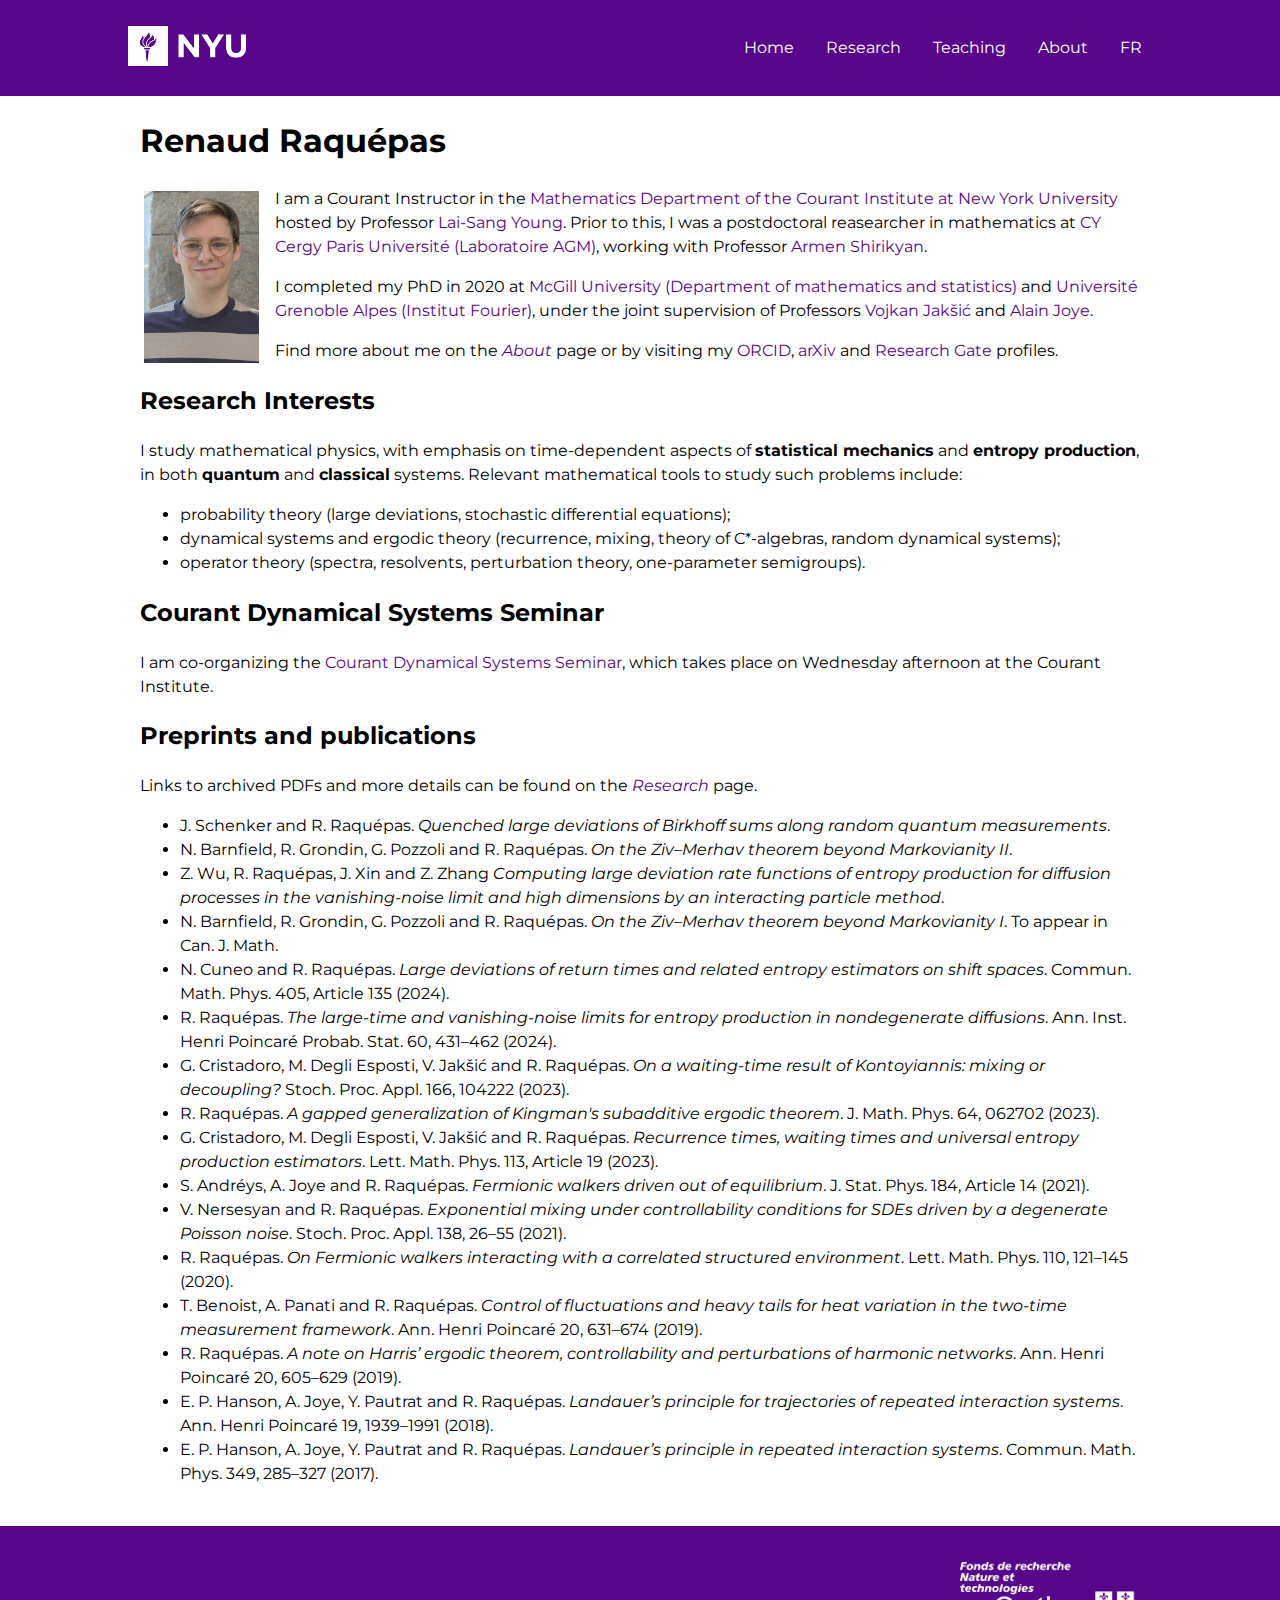
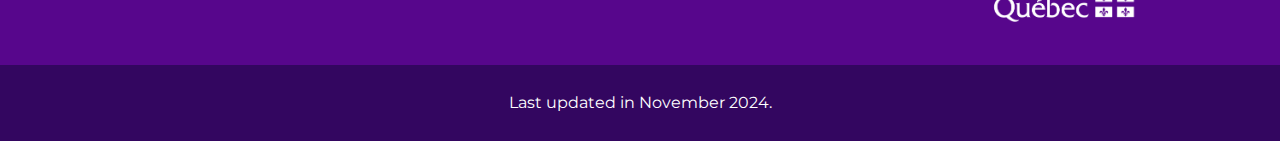
<file: index.html>
<!DOCTYPE html>
<html>
<!-- <link rel="stylesheet" href="https://maxcdn.bootstrapcdn.com/bootstrap/3.4.1/css/bootstrap.min.css"> -->
<link rel="stylesheet" type="text/css" href="perso.css">
<meta charset="UTF-8">

<head>
  <title>Renaud Raquépas</title>
  <link rel="icon" type="image/png" href="nyu-icon.png">
  <meta name="keywords" content="Raquepas, mathematics, mathematical, physics">
  <meta name="author" content="Renaud Raquepas">
</head>

<body>
<div class=outerhead>
<div class=head>
      <img src="nyu.png" style="height:40px;padding:0px;float:left" alt="NYU short logo with torch.">
      <p style="text-align:right;padding:10px;background-color:rgb(87, 6, 140)">
        &emsp;
        <a href="index.html">Home</a>
        &emsp;&ensp;
        <a href="publi.html">Research</a>
        &emsp;&ensp;
        <a href="teaching.html">Teaching</a>
        &emsp;&ensp;
        <a href="about.html">About</a>
        &emsp;&ensp;
        <a href="fr/index.html">FR</a>
      </p>
</div>
</div>

<div style="max-width:calc(1024px - (12px * 2));margin-right: auto;margin-left:auto;padding-right: 30px;padding-left: 30px;">

<h1>Renaud Raquépas</h1>
<img src="face.png" style="float:left;width:115px;padding:4px 16px 4px 4px" alt="Photo of R. Raquepas.">
<p>
  I am a Courant Instructor in the <a href="https://math.nyu.edu/dynamic/">Mathematics Department of the Courant Institute at New York University</a> hosted by Professor <a href="https://math.nyu.edu/people/profiles/YOUNG_Lai-Sang.html">Lai-Sang Young</a>.

  Prior to this, I was a postdoctoral reasearcher in mathematics at <a href="https://www.cyu.fr/cy-agm-laboratoire-analyse-geometrie-modelisation">CY Cergy Paris Université (Laboratoire AGM)</a>, working with Professor <a href="https://shirikyan.u-cergy.fr/">Armen Shirikyan</a>.
</p>

<p>
  I completed my PhD in 2020 at <a href="http://www.mcgill.ca/mathstat/">McGill University (Department of mathematics and statistics)</a> and <a href="https://www-fourier.univ-grenoble-alpes.fr/">Université Grenoble Alpes (Institut Fourier)</a>, under the joint supervision of Professors <a href="http://www.math.mcgill.ca/jaksic/">Vojkan Jak&scaron;i&cacute;</a> and <a href="https://www-fourier.univ-grenoble-alpes.fr/~joye/">Alain Joye</a>.
</p>

<p>
  Find more about me on the <i><a href="about.html">About</a></i> page or by visiting my <a href="https://orcid.org/0000-0002-7311-0425">ORCID</a>, <a href="https://arxiv.org/a/0000-0002-7311-0425.html">arXiv</a> and <a href="https://www.researchgate.net/profile/Renaud_Raquepas">Research Gate</a> profiles.
</p>

<h2>Research Interests</h2>

<p>
  I study mathematical physics, with emphasis on time-dependent aspects of <strong>statistical mechanics</strong> and <strong>entropy production</strong>, in both <strong>quantum</strong> and <strong>classical</strong> systems.
  Relevant mathematical tools to study such problems include:
  <ul>
    <li> probability theory (<span title="60F10">large deviations</span>, <span title="60H10">stochastic differential equations</span>); </li>
    <li> dynamical systems and ergodic theory (<span title="37B20">recurrence</span>, <span title="37A25">mixing</span>, <span title="37A55">theory of C*-algebras</span>, <span title="37H10">random dynamical systems</span>);</li>
    <li> operator theory (<span title="47A10">spectra, resolvents</span>, <span title="47A55">perturbation theory</span>, <span title="47D07">one-parameter semigroups</span>). </li>
  </ul>
</p>

<h2>Courant Dynamical Systems Seminar</h2>

<p>
  I am co-organizing the <a href="seminar.html">Courant Dynamical Systems Seminar</a>, which takes place on Wednesday afternoon at the Courant Institute.
</p>

<h2>Preprints and publications</h2>

<p>
  Links to archived PDFs and more details can be found on the <i><a href="publi.html">Research</a></i> page.
</p>

<ul>
  <li> J. Schenker and R. Raquépas. <i>Quenched large deviations of Birkhoff sums along random quantum measurements</i>.
  </li>
  <li> N. Barnfield, R. Grondin, G. Pozzoli and R. Raquépas. <i>On the Ziv–Merhav theorem beyond Markovianity II</i>.
  </li>
  <li> Z. Wu, R. Raquépas, J. Xin and Z. Zhang <i>Computing large deviation rate functions of entropy production for diffusion processes in the vanishing-noise limit and high dimensions by an interacting particle method</i>.
    <li> N. Barnfield, R. Grondin, G. Pozzoli and R. Raquépas. <i>On the Ziv–Merhav theorem beyond Markovianity I</i>. To appear in Can. J. Math.
    </li>
  <li>N. Cuneo and R. Raquépas. <i>Large deviations of return times and related entropy estimators on shift spaces</i>. Commun. Math. Phys. 405, Article 135 (2024).
  </li>
  <li>R. Raquépas. <i>The large-time and vanishing-noise limits for entropy production in nondegenerate diffusions</i>. Ann. Inst. Henri Poincaré Probab. Stat. 60, 431–462 (2024).
  </li>
  <li>G. Cristadoro, M. Degli Esposti, V. Jak&scaron;i&cacute; and R. Raquépas. <i>On a waiting-time result of Kontoyiannis: mixing or decoupling?</i> Stoch. Proc. Appl. 166, 104222 (2023).
  </li>
  <li>R. Raquépas. <i>A gapped generalization of Kingman's subadditive ergodic theorem</i>. J. Math. Phys. 64, 062702 (2023).
  </li>
  <li>G. Cristadoro, M. Degli Esposti, V. Jak&scaron;i&cacute; and R. Raquépas. <i>Recurrence times, waiting times and universal entropy production estimators</i>. Lett. Math. Phys.  113, Article 19 (2023).
  </li>
  <li>S. Andréys, A. Joye and R. Raquépas. <i>Fermionic walkers driven out of equilibrium</i>. J. Stat. Phys. 184, Article 14 (2021).
  </li>
  <li>V. Nersesyan and R. Raquépas. <i>Exponential mixing under controllability conditions for SDEs driven by a degenerate Poisson noise</i>. Stoch. Proc. Appl. 138, 26–55 (2021).
  </li>
  <li>R. Raquépas. <i>On Fermionic walkers interacting with a correlated structured environment</i>. Lett. Math. Phys. 110, 121–145 (2020).
  </li>
  <li> T. Benoist, A. Panati and R. Raquépas. <i>Control of fluctuations and heavy tails for heat variation in the two-time measurement framework</i>. Ann. Henri Poincaré 20, 631–674 (2019).
  </li>
  <li>R. Raquépas. <i>A note on Harris’ ergodic theorem, controllability and perturbations of harmonic networks</i>. Ann. Henri Poincaré 20, 605–629 (2019).
  </li>
  <li> E. P. Hanson, A. Joye, Y. Pautrat and R. Raquépas. <i>Landauer’s principle for trajectories of repeated interaction systems</i>. Ann. Henri Poincaré 19, 1939–1991 (2018).
  </li>
  <li> E. P. Hanson, A. Joye, Y. Pautrat and R. Raquépas. <i>Landauer’s principle in repeated interaction systems</i>. Commun. Math. Phys. 349, 285–327 (2017).
  </li>
</ul>

</div>

<br>

<div class=outerhead>
<div class=head>
 <p align="right">
   <img src="frq.png" style="height:60px;padding:10px 10px 10px 50px" alt="FRQNT logo with Québec flag.">
 </p>
</div>
</div>

<div class=outerlastfoot>
  <p style="text-align:center">Last updated in November 2024.</p>
<div>
</body>
</html>
</file>
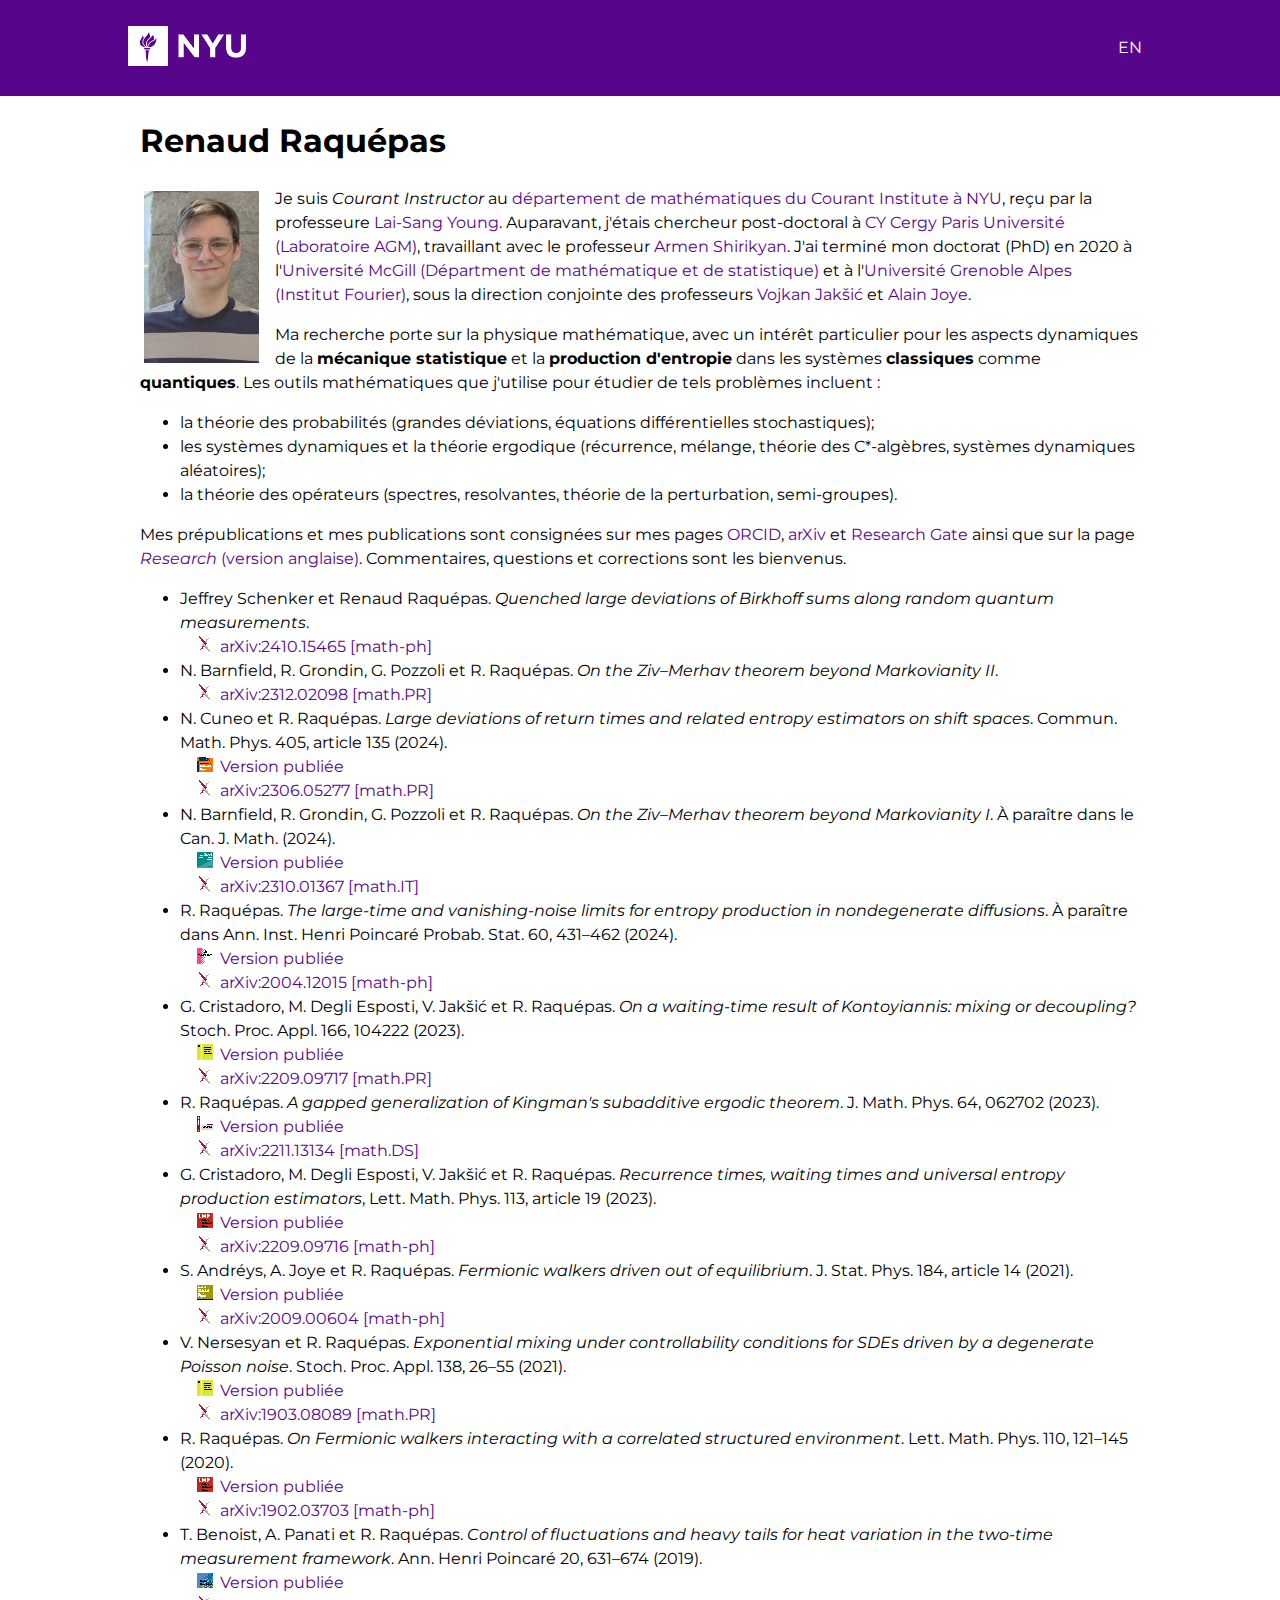
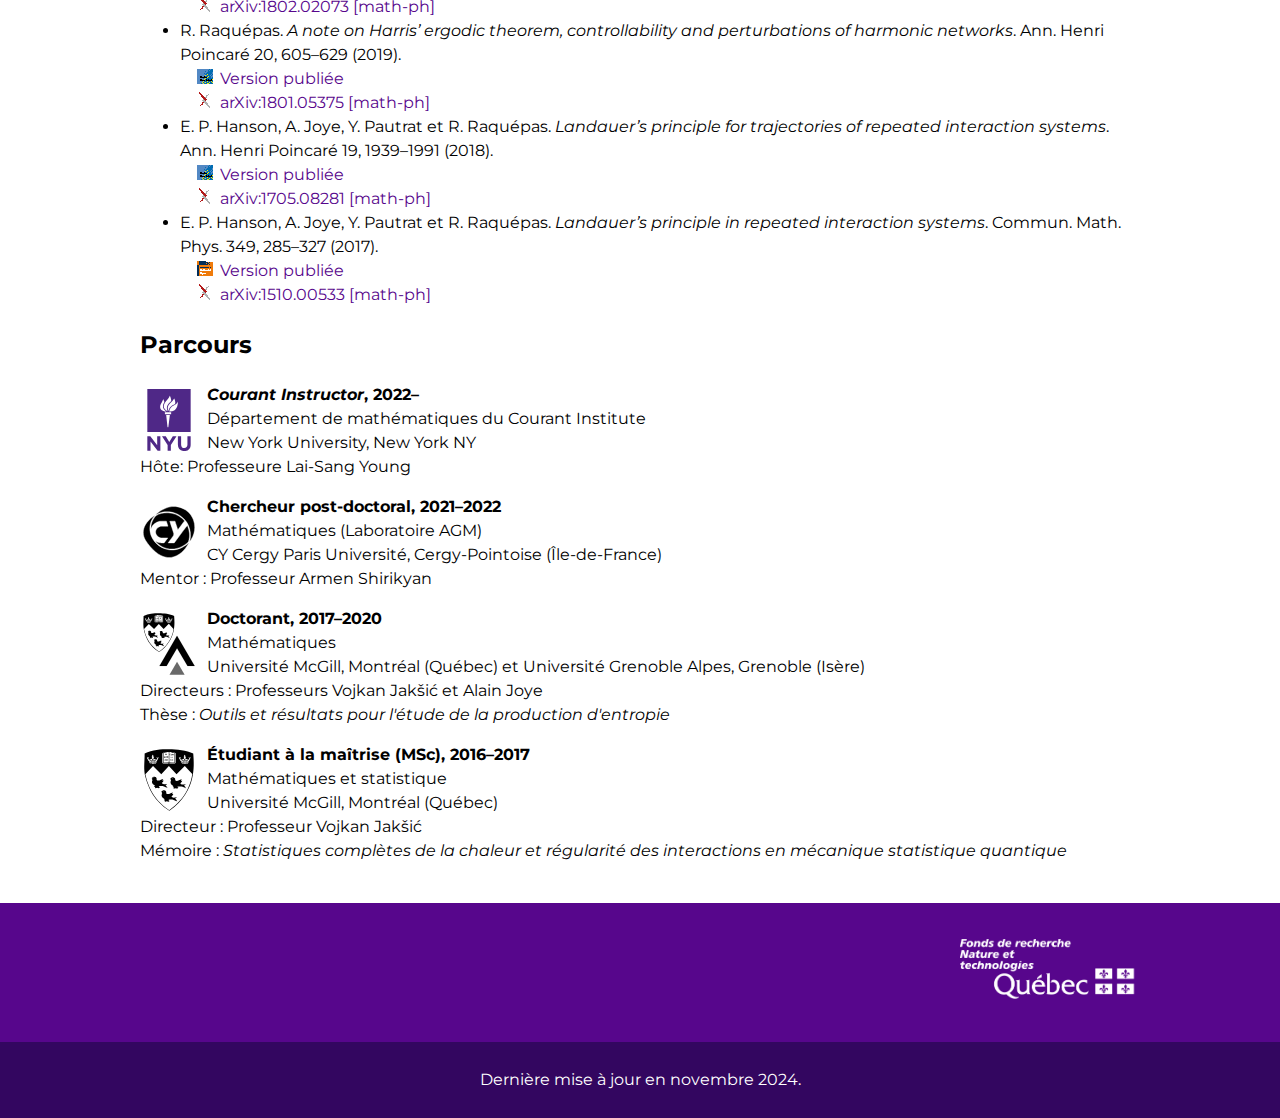
<file: fr/index.html>
<!DOCTYPE html>
<html>
<!-- <link rel="stylesheet" href="https://maxcdn.bootstrapcdn.com/bootstrap/3.4.1/css/bootstrap.min.css"> -->
<link rel="stylesheet" type="text/css" href="../perso.css">
<meta charset="UTF-8">

<head>
  <title>Renaud Raquépas</title>
  <link rel="icon" type="image/png" href="../nyu-icon.png">
</head>

<body>
<div class=outerhead>
<div class=head>
      <img src="../nyu.png" style="height:40px;padding:0px;float:left" alt="NYU short logo with torch.">
      <p style="text-align:right;padding:10px;background-color:rgb(87, 6, 140)">
      <!---  &emsp;
        <a href="index.html">Home</a>
        &emsp;&ensp;
        <a href="publi.html">Research</a>
        &emsp;&ensp;
        <a href="teaching.html">Teaching</a>
        &emsp;&ensp;
        <a href="about.html">About</a>
        &emsp;&ensp;
      --->
        <a href="../index.html">EN</a>
      </p>
</div>
</div>

<div style="max-width:calc(1024px - (12px * 2));margin-right: auto;margin-left:auto;padding-right: 30px;padding-left: 30px;">

<h1>Renaud Raquépas</h1>
<img src="../face.png" style="float:left;width:115px;padding:4px 16px 4px 4px">
<p>
  Je suis <i>Courant Instructor</i> au <a href="https://math.nyu.edu/dynamic/">département de mathématiques du Courant Institute à NYU</a>, reçu par la professeure <a href="https://math.nyu.edu/people/profiles/YOUNG_Lai-Sang.html">Lai-Sang Young</a>.

  Auparavant, j'étais chercheur post-doctoral à <a href="https://www.cyu.fr/cy-agm-laboratoire-analyse-geometrie-modelisation">CY Cergy Paris Université (Laboratoire AGM)</a>, travaillant avec le professeur <a href="https://shirikyan.u-cergy.fr/">Armen Shirikyan</a>.

  J'ai terminé mon doctorat (PhD) en 2020 à l'<a href="http://www.mcgill.ca/mathstat/">Université McGill (Départment de mathématique et de statistique)</a> et à l'<a href="https://www-fourier.univ-grenoble-alpes.fr/">Université Grenoble Alpes (Institut Fourier)</a>, sous la direction conjointe des professeurs <a href="http://www.math.mcgill.ca/jaksic/">Vojkan Jak&scaron;i&cacute;</a> et <a href="https://www-fourier.univ-grenoble-alpes.fr/~joye/">Alain Joye</a>.
</p>

<p>
  Ma recherche porte sur la physique mathématique, avec un intérêt particulier pour les aspects dynamiques de la <strong>mécanique statistique</strong> et la <strong>production d'entropie</strong> dans les systèmes <strong>classiques</strong> comme <strong>quantiques</strong>.
  Les outils mathématiques que j'utilise pour étudier de tels problèmes incluent&nbsp;:
  <ul>
    <li> la théorie des probabilités (<span title="60F10">grandes déviations</span>, <span title="60H10">équations différentielles stochastiques</span>); </li>
    <li> les systèmes dynamiques et la théorie ergodique (<span title="37B20">récurrence</span>, <span title="37A25">mélange</span>, <span title="37A55">théorie des C*-algèbres</span>, <span title="37H10">systèmes dynamiques aléatoires</span>);</li>
    <li> la théorie des opérateurs (<span title="47A10">spectres, resolvantes</span>, <span title="47A55">théorie de la perturbation</span>, <span title="47D07">semi-groupes</span>). </li>
  </ul>
</p>

<p>
  Mes prépublications et mes publications sont consignées sur mes pages <a href="https://orcid.org/0000-0002-7311-0425">ORCID</a>, <a href="https://arxiv.org/a/0000-0002-7311-0425.html">arXiv</a> et <a href="https://www.researchgate.net/profile/Renaud_Raquepas">Research Gate</a> ainsi que sur la page <a href="../publi.html"><i>Research</i> (version anglaise)</a>. Commentaires, questions et corrections sont les bienvenus.
</p>
	<ul>
    <li> Jeffrey Schenker et Renaud Raquépas. 
      <i>Quenched large deviations of Birkhoff sums along random quantum measurements</i>.
        <ul>
          <li style="list-style-image: url('../arxiv-22-icon.png')"><a href="https://arxiv.org/abs/2410.15465">arXiv:2410.15465 [math-ph]</a></li>
        </ul>
   </li>
    <li> N. Barnfield, R. Grondin, G. Pozzoli et R. Raquépas.
      <i>On the Ziv–Merhav theorem beyond Markovianity II</i>.
        <ul>
          <li style="list-style-image: url('../arxiv-22-icon.png')"><a href="https://arxiv.org/abs/2312.02098">arXiv:2312.02098 [math.PR]</a></li>
        </ul>
    </li>
    <li> N. Cuneo et R. Raquépas.
      <i>Large deviations of return times and related entropy estimators on shift spaces</i>. Commun. Math. Phys. 405, article 135 (2024).
        <ul>
          <li style="list-style-image: url('../cmp-icon.png')"><a href="https://rdcu.be/dIKei">Version publiée</a>
          </li>
          <li style="list-style-image: url('../arxiv-22-icon.png')"><a href="http://arxiv.org/abs/2306.05277">arXiv:2306.05277 [math.PR]</a></li>
        </ul>
    </li>
    <li> N. Barnfield, R. Grondin, G. Pozzoli et R. Raquépas.
      <i>On the Ziv–Merhav theorem beyond Markovianity I</i>. À paraître dans le Can. J. Math. (2024).
        <ul>
          <li style="list-style-image: url('../cjm-icon.png')"><a href="https://doi.org/10.4153/S0008414X24000178">Version publiée</a></li>
          <li style="list-style-image: url('../arxiv-22-icon.png')"><a href="https://arxiv.org/abs/2310.01367">arXiv:2310.01367 [math.IT]</a></li>
        </ul>
    </li>
    <li>R. Raquépas. <i>The large-time and vanishing-noise limits for entropy production in nondegenerate diffusions</i>. À paraître dans Ann. Inst. Henri Poincaré Probab. Stat. 60, 431–462 (2024).
      <ul>
          <li style="list-style-image: url('../aihpb-icon.png')"><a href="https://doi.org/10.1214/22-AIHP1336">Version publiée</a></li>
          <li style="list-style-image: url('../arxiv-22-icon.png')"><a href="http://arxiv.org/abs/2004.12015">arXiv:2004.12015 [math-ph]</a></li>
      </ul>
    </li>
    <li> G. Cristadoro, M. Degli Esposti, V. Jak&scaron;i&cacute; et R. Raquépas. <i>On a waiting-time result of Kontoyiannis: mixing or decoupling?</i> Stoch. Proc. Appl. 166, 104222 (2023).
      <ul>
        <li style="list-style-image: url('../spa-icon.png')"><a href="https://doi.org/10.1016/j.spa.2023.09.009">Version publiée</a></li>
        <li style="list-style-image: url('../arxiv-22-icon.png')"><a href="http://arxiv.org/abs/2209.09717">arXiv:2209.09717 [math.PR]</a></li>
      </ul>
  </li>
    <li> R. Raquépas. <i>A gapped generalization of Kingman's subadditive ergodic theorem</i>. J. Math. Phys. 64, 062702 (2023).
      <ul>
        <li style="list-style-image: url('../jmp-icon.png')"><a href="https://doi.org/10.1063/5.0142431">Version publiée</a></li>
        <li style="list-style-image: url('../arxiv-22-icon.png')"><a href="http://arxiv.org/abs/2211.13134">arXiv:2211.13134 [math.DS]</a></li>
      </ul>
  </li>
    <li> G. Cristadoro, M. Degli Esposti, V. Jak&scaron;i&cacute; et R. Raquépas. <i>Recurrence times, waiting times and universal entropy production estimators</i>, Lett. Math. Phys. 113, article 19 (2023).
        <ul>
          <li style="list-style-image: url('../lmp-icon.png')"><a href="https://rdcu.be/c4UzG">Version publiée</a></li>
          <li style="list-style-image: url('../arxiv-22-icon.png')"><a href="http://arxiv.org/abs/2209.09716">arXiv:2209.09716 [math-ph]</a></li>
        </ul>
    </li>
    <li>S. Andréys, A. Joye et R. Raquépas. <i>Fermionic walkers driven out of equilibrium</i>. J. Stat. Phys. 184, article 14 (2021).
        <ul>
            <li style="list-style-image: url('../jsp-icon.png')"><a href="https://rdcu.be/coRBZ">Version publiée</a></li>
            <li style="list-style-image: url('../arxiv-22-icon.png')"><a href="https://arxiv.org/abs/2009.00604">arXiv:2009.00604 [math-ph]</a></li>
        </ul>
    </li>
    <li>V. Nersesyan et R. Raquépas. <i>Exponential mixing under controllability conditions for SDEs driven by a degenerate Poisson noise</i>. Stoch. Proc. Appl. 138, 26–55 (2021).
        <ul>
            <li style="list-style-image: url('../spa-icon.png')"><a href="https://www.sciencedirect.com/science/article/abs/pii/S030441492100048X?via%3Dihub">Version publiée</a></li>
            <li style="list-style-image: url('../arxiv-22-icon.png')"><a href="http://arxiv.org/abs/1903.08089">arXiv:1903.08089 [math.PR]</a></li>
        </ul>
    </li>
    <li>R. Raquépas. <i>On Fermionic walkers interacting with a correlated structured environment</i>. Lett. Math. Phys. 110, 121–145 (2020).
      <ul>
        <li style="list-style-image: url('../lmp-icon.png')"><a href="https://rdcu.be/bRluc">Version publiée</a>
        </li>
        <li style="list-style-image: url('../arxiv-22-icon.png')"><a href="http://arxiv.org/abs/1902.03703">arXiv:1902.03703 [math-ph]</a></li>
      </ul>
    </li>
    <li>
       T. Benoist, A. Panati et R. Raquépas. <i>Control of fluctuations and heavy tails for heat variation in the two-time measurement framework</i>. Ann. Henri Poincaré 20, 631–674 (2019).
         <ul>
           <li style="list-style-image: url('../ahp-icon.png')"><a href="https://rdcu.be/bbTIc">Version publiée</a>
           </li>
            <li style="list-style-image: url('../arxiv-22-icon.png')"><a href="https://arxiv.org/abs/1802.02073">arXiv:1802.02073 [math-ph]</a></li>
         </ul>
      </li>
    	<li>R. Raquépas. <i>A note on Harris’ ergodic theorem, controllability and perturbations of harmonic networks</i>. Ann. Henri Poincaré 20, 605–629 (2019).
         <ul>
           <li style="list-style-image: url('../ahp-icon.png')"><a href="https://rdcu.be/bbMnY">Version publiée</a>
           </li>
            <li style="list-style-image: url('../arxiv-22-icon.png')"><a href="https://arxiv.org/abs/1801.05375">arXiv:1801.05375 [math-ph]</a>
            </li>
         </ul>
		  </li>
    	<li> E. P. Hanson, A. Joye, Y. Pautrat et R. Raquépas. <i>Landauer’s principle for trajectories of repeated interaction systems</i>. Ann. Henri Poincaré 19, 1939–1991 (2018).
         <ul>
            <li style="list-style-image: url('../ahp-icon.png')"><a href="http://rdcu.be/Mejm">Version publiée</a>
            </li>
            <li style="list-style-image: url('../arxiv-22-icon.png')"><a href="https://arxiv.org/abs/1705.08281">arXiv:1705.08281 [math-ph]</a>
            </li>
         </ul>
		</li>
    	<li> E. P. Hanson, A. Joye, Y. Pautrat et R. Raquépas. <i>Landauer’s principle in repeated interaction systems</i>. Commun. Math. Phys. 349, 285–327 (2017).
         <ul>
            <li style="list-style-image: url('../cmp-icon.png')"><a href="http://rdcu.be/kL6w">Version publiée</a>
            </li>
            <li style="list-style-image: url('../arxiv-22-icon.png')"><a href="https://arxiv.org/abs/1510.00533">arXiv:1510.00533 [math-ph]</a>
            </li>
         </ul>
      </li>
    </ul>

    <h2>Parcours</h2>
        <p>
           <img src="../nyu-flame.svg" style="float:left;width:52px;padding:6px 12px 3px 3px">
            <b><i>Courant Instructor</i>, 2022–</b><br>
              Département de mathématiques du Courant Institute <br>
              New York University, New York NY<br>
              Hôte: Professeure Lai-Sang Young<br>
        </p>

        <p>
           <img src="../cyu-mono.svg" style="float:left;width:52px;padding:6px 12px 3px 3px">
            <b>Chercheur post-doctoral, 2021–2022</b><br>
              Mathématiques (Laboratoire AGM)<br>
              CY Cergy Paris Université, Cergy-Pointoise (Île-de-France)<br>
              Mentor&nbsp;: Professeur Armen Shirikyan<br>
        </p>

        <p>
           <img src="../cotut-mono.svg" style="float:left;width:52px;padding:6px 12px 3px 3px">
            <b>Doctorant, 2017–2020</b> <br>
              Mathématiques<br>
              Université McGill, Montréal (Québec) et Université Grenoble Alpes, Grenoble (Isère)<br>
              Directeurs&nbsp;: Professeurs Vojkan Jak&scaron;i&cacute; et Alain Joye<br>
              Thèse&nbsp;: <i>Outils et résultats pour l'étude de la production d'entropie</i>
        </p>
        <p>
             <img src="../mcg-mono.svg" style="float:left;width:52px;padding:6px 12px 3px 3px">
            	<b>Étudiant à la maîtrise (MSc), 2016–2017</b> <br>
                Mathématiques et statistique <br>
                Université McGill, Montréal (Québec)<br>
                Directeur&nbsp;: Professeur Vojkan Jak&scaron;i&cacute; <br>
                Mémoire&nbsp;: <i>Statistiques complètes de la chaleur et régularité des interactions en mécanique statistique quantique</i>
    		</p>


</div>

<br>

<div class=outerhead>
<div class=head>
 <p align="right">
   <img src="../frq.png" style="height:60px;padding:10px 10px 10px 50px" alt="FRQNT logo with Québec flag.">
 </p>
</div>
</div>

<div class=outerlastfoot>
  <p style="text-align:center">Dernière mise à jour en novembre 2024.</p>
<div>
</body>
</html>
</file>
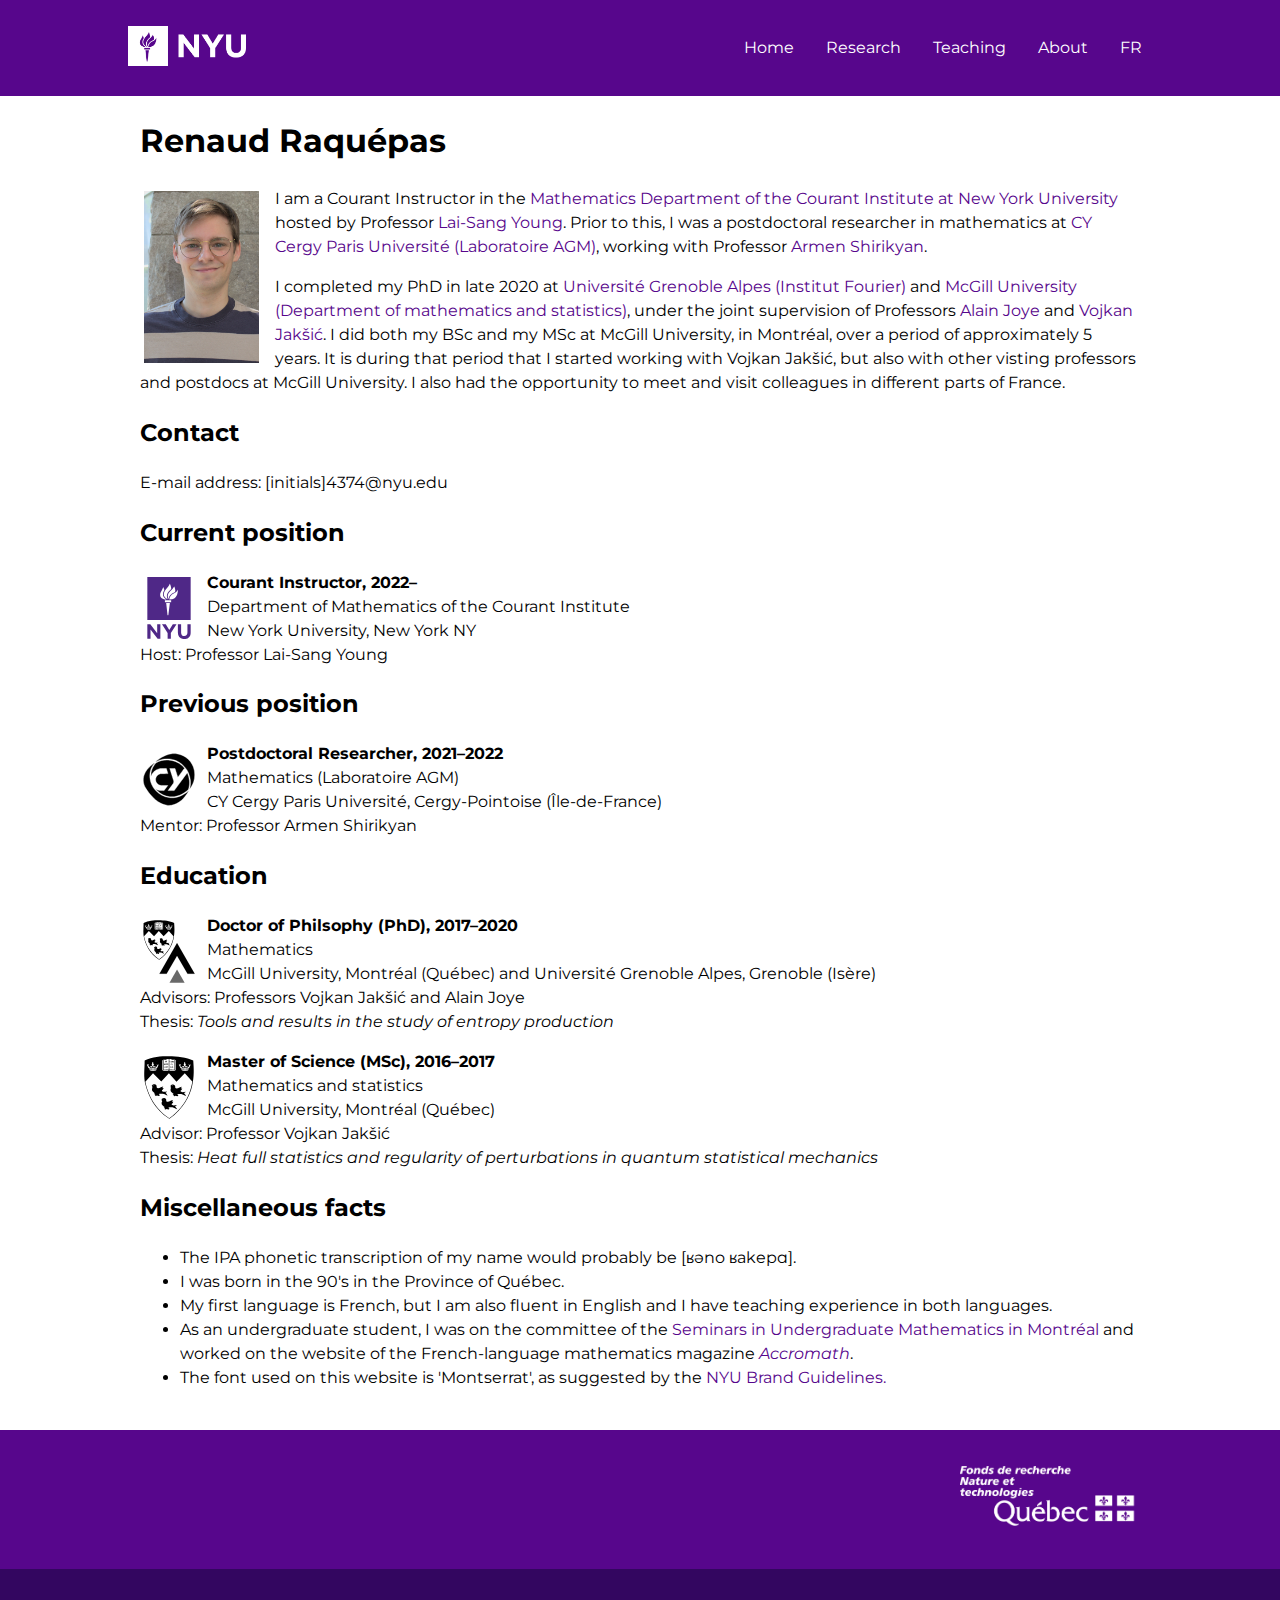
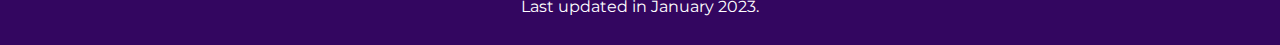
<file: about.html>
<!DOCTYPE html>
<html>
<link rel="stylesheet" type="text/css" href="perso.css">
<meta charset="UTF-8">

<head>
  <title>Renaud Raquépas</title>
  <link rel="icon" type="image/png" href="nyu-icon.png">
  <meta name="keywords" content="Raquepas, mathematics, mathematical, physics">
  <meta name="author" content="Renaud Raquepas">
</head>

<body>
<div class=outerhead>
<div class=head>
      <img src="nyu.png" style="height:40px;padding:0px;float:left" alt="NYU short logo with torch.">
      <p style="text-align:right;padding:10px;background-color:rgb(87, 6, 140)">
        &emsp;
        <a href="index.html">Home</a>
        &emsp;&ensp;
        <a href="publi.html">Research</a>
        &emsp;&ensp;
        <a href="teaching.html">Teaching</a>
        &emsp;&ensp;
        <a href="about.html">About</a>
        &emsp;&ensp;
        <a href="fr/index.html">FR</a>
      </p>
</div>
</div>

<div style="max-width:calc(1024px - (12px * 2));margin-right: auto;margin-left:auto;padding-right: 30px;padding-left: 30px;">

<h1>Renaud Raquépas</h1>
<img src="face.png" style="float:left;width:115px;padding:4px 16px 4px 4px" alt="Photo of R. Raquepas.">
<p>
  I am a Courant Instructor in the <a href="https://math.nyu.edu/dynamic/">Mathematics Department of the Courant Institute at New York University</a> hosted by Professor <a href="https://math.nyu.edu/people/profiles/YOUNG_Lai-Sang.html">Lai-Sang Young</a>.

  Prior to this, I was a postdoctoral researcher in mathematics at <a href="https://www.cyu.fr/cy-agm-laboratoire-analyse-geometrie-modelisation">CY Cergy Paris Université (Laboratoire AGM)</a>, working with Professor <a href="https://shirikyan.u-cergy.fr/">Armen Shirikyan</a>.
</p>

<p>
  I completed my PhD in late 2020 at <a href="https://www-fourier.ujf-grenoble.fr/">Université Grenoble Alpes (Institut Fourier)</a> and <a href="http://www.mcgill.ca/mathstat/">McGill University (Department of mathematics and statistics)</a>, under the joint supervision of Professors <a href="https://www-fourier.ujf-grenoble.fr/~joye/">Alain Joye</a> and <a href="http://www.math.mcgill.ca/jaksic/">Vojkan Jak&scaron;i&cacute;</a>.

  I did both my BSc and my MSc at McGill University, in Montréal, over a period of approximately 5 years. It is during that period that I started working with Vojkan Jak&scaron;i&cacute;, but also with other visting professors and postdocs at McGill University. I also had the opportunity to meet and visit colleagues in different parts of France.
</p>

<!---
<p>
  I study mathematical physics, with emphasis on time-dependent aspects of statistical mechanics and entropy production, in both quantum and classical systems.
  Relevant mathematical tools to study such problems include operator theory (<span title="47A10">spectra, resolvents</span>, <span title="47A55">perturbation theory</span>, <span title="47D07">one-parameter semigroups</span>),
  dynamical systems and ergodic theory (<span title="37A25">mixing</span>, <span title="37A55">theory of C*-algebras</span>, <span title="37H10">random dynamical systems</span>),
  and probability theory (<span title="60H10">stochastic differential equations</span>, <span title="60F10">large deviations</span>).
</p>
-->

<h2>Contact</h2>

<p>E-mail address: [initials]4374@nyu.edu</p>

<h2>Current position</h2>
    <p>
       <img src="nyu-flame.svg" style="float:left;width:52px;padding:6px 12px 3px 3px">
        <b>Courant Instructor, 2022–</b><br>
          Department of Mathematics of the Courant Institute <br>
          New York University, New York NY<br>
          Host: Professor Lai-Sang Young<br>
    </p>

<h2>Previous position</h2>
    <p>
       <img src="cyu-mono.svg" style="float:left;width:52px;padding:6px 12px 3px 3px">
        <b>Postdoctoral Researcher, 2021–2022</b><br>
          Mathematics (Laboratoire AGM)<br>
          CY Cergy Paris Université, Cergy-Pointoise (Île-de-France)<br>
          Mentor: Professor Armen Shirikyan<br>
    </p>

<h2>Education</h2>
    <p>
       <img src="cotut-mono.svg" style="float:left;width:52px;padding:6px 12px 3px 3px">
        <b>Doctor of Philsophy (PhD), 2017–2020</b> <br>
          Mathematics<br>
          McGill University, Montréal (Québec) and Université Grenoble Alpes, Grenoble (Isère)<br>
          Advisors: Professors Vojkan Jak&scaron;i&cacute; and Alain Joye<br>
          Thesis: <i>Tools and results in the study of entropy production</i>
    </p>
    <p>
         <img src="mcg-mono.svg" style="float:left;width:52px;padding:6px 12px 3px 3px">
        	<b>Master of Science (MSc), 2016–2017</b> <br>
            Mathematics and statistics <br>
            McGill University, Montréal (Québec)<br>
            Advisor: Professor Vojkan Jak&scaron;i&cacute; <br>
            Thesis: <i>Heat full statistics and regularity of perturbations in quantum statistical mechanics</i>
		</p>
    <!--
		<p>
         <img src="mcg-mono.svg" style="float:left;width:52px;padding:6px 12px 3px 3px">
        	<b>Bachelor of Science (BSc), 2012–2015</b> <br>
            Joint honours in mathematics and physics <br>
            McGill University, Montréal (Québec)
		</p>
  -->


<h2>Miscellaneous facts</h2>
   <ul>
      <li>The IPA phonetic transcription of my name would probably be [&#x0281;&#x0259;no &#x0281;akep&#x0251;].</li>
      <li>I was born in the 90's in the Province of Québec.</li>
      <li>My first language is French, but I am also fluent in English and I have teaching experience in both languages.</li>
      <li>As an undergraduate student, I was on the committee of the <a href="https://www.summ.xyz/">Seminars in Undergraduate Mathematics in Montréal</a> and worked on the website of the French-language mathematics magazine <a href="https://accromath.uqam.ca/"><i>Accromath</i></a>.</li>
      <li>The font used on this website is 'Montserrat', as suggested by the <a href="https://www.nyu.edu/employees/resources-and-services/media-and-communications/nyu-brand-guidelines/designing-in-our-style/typefaces-and-fonts.html">NYU Brand Guidelines.</li>
   </ul>
 </div>

 <br>

 <div class=outerhead>
 <div class=head>
  <p align="right">
    <img src="frq.png" style="height:60px;padding:10px 10px 10px 50px" alt="FRQNT logo with Québec flag.">
  </p>
 </div>
 </div>

 <div class=outerlastfoot>
   <p style="text-align:center">Last updated in January 2023.</p>
 <div>
 </body>
 </html>
</file>
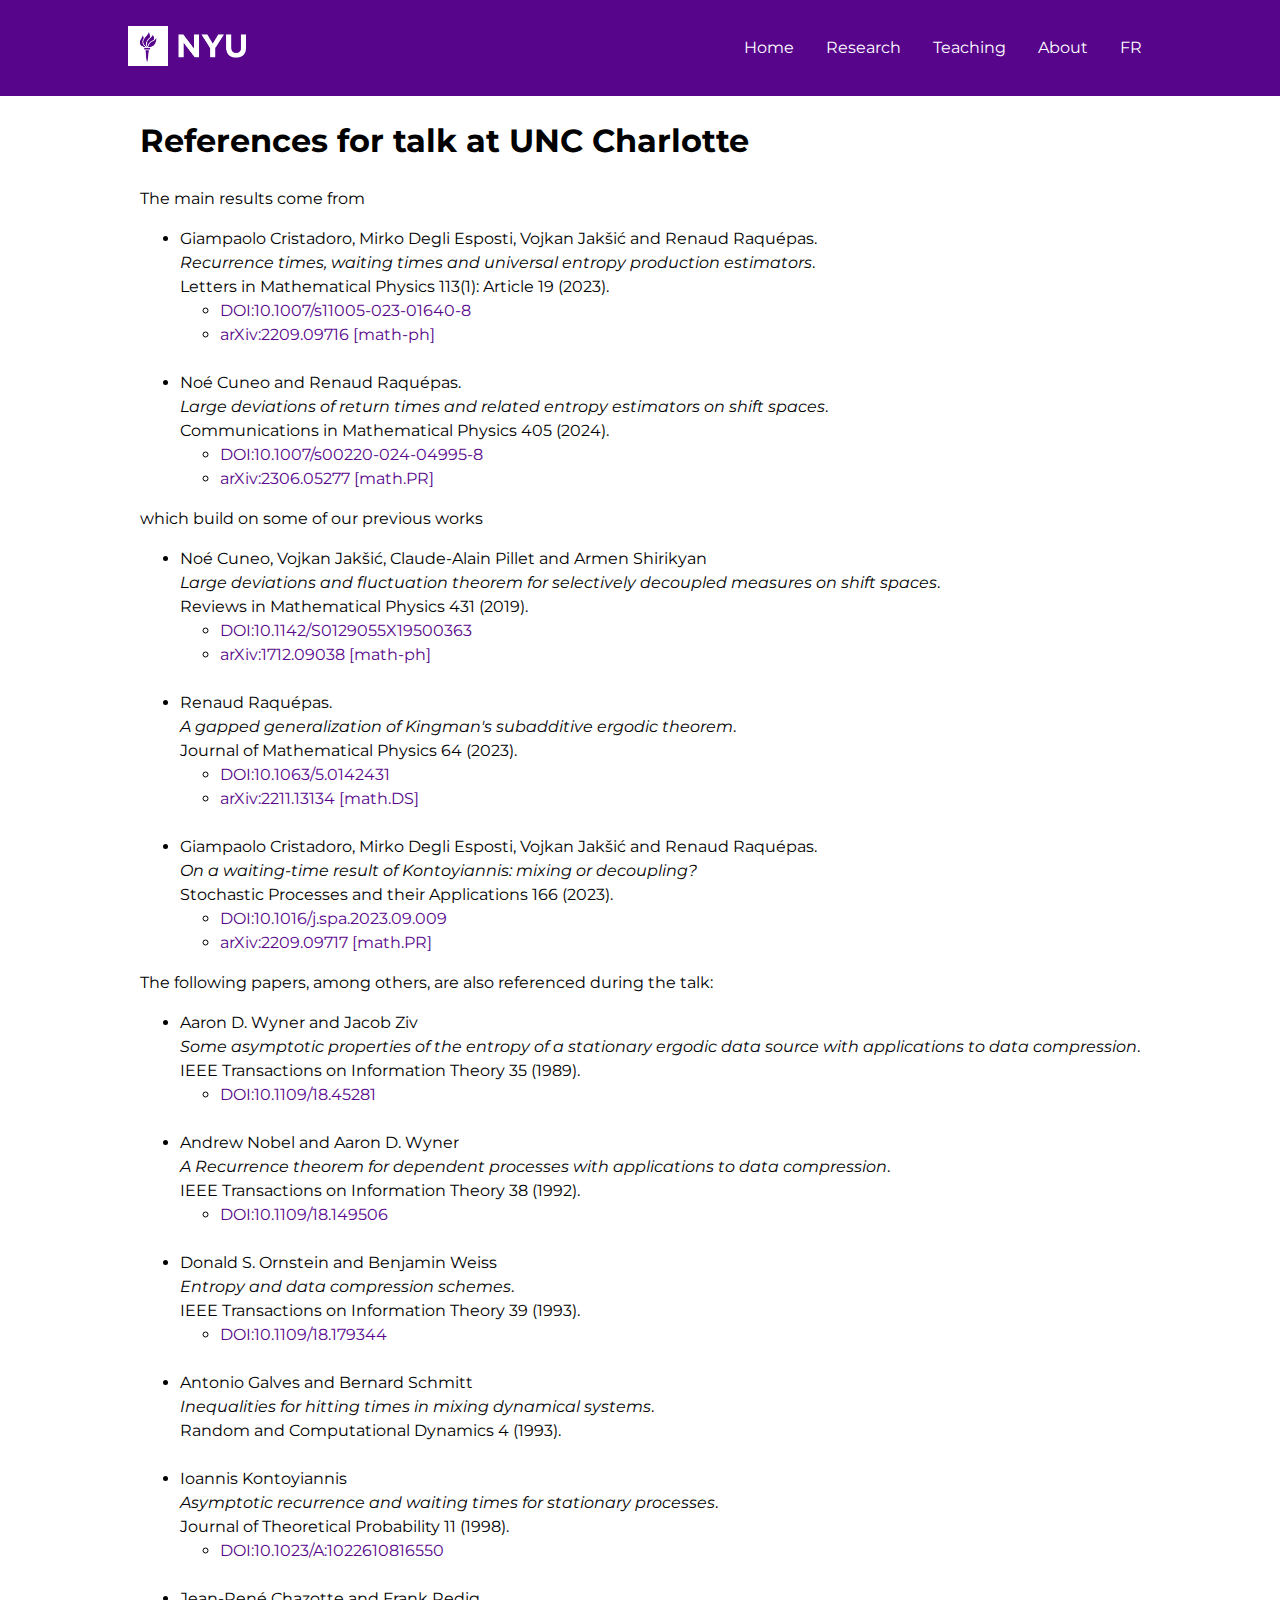
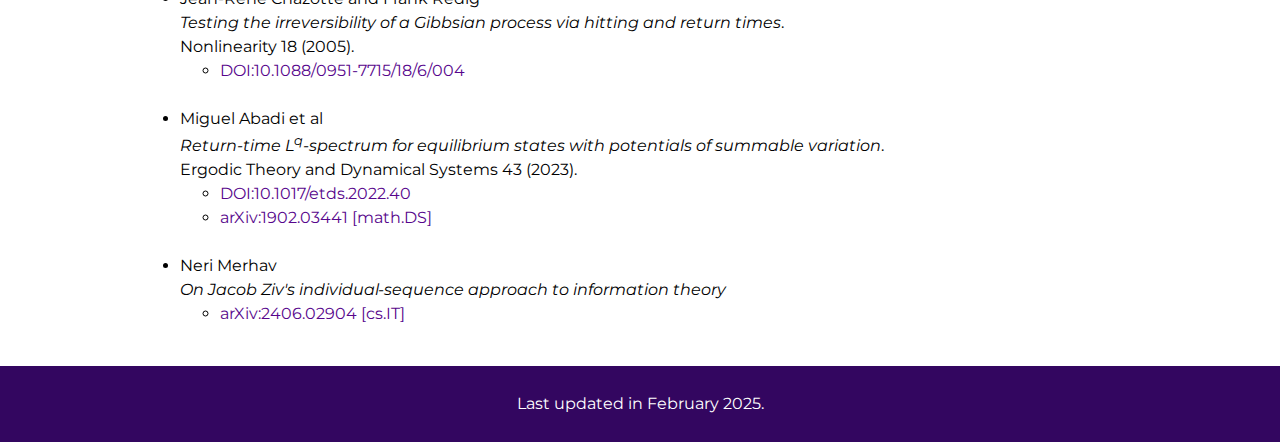
<file: charlotte-25-talk.html>
<!DOCTYPE html>
<html>
<link rel="stylesheet" type="text/css" href="perso.css">
<meta charset="UTF-8">

<head>
  <title>Raquépas@Charlotte</title>
  <link rel="icon" type="image/png" href="nyu-icon.png">
  <meta name="author" content="Renaud Raquepas">
</head>

<body>
    <div class=outerhead>
    <div class=head>
          <img src="nyu.png" style="height:40px;padding:0px;float:left" alt="NYU short logo with torch.">
          <p style="text-align:right;padding:10px;background-color:rgb(87, 6, 140)">
            &emsp;
            <a href="index.html">Home</a>
            &emsp;&ensp;
            <a href="publi.html">Research</a>
            &emsp;&ensp;
            <a href="teaching.html">Teaching</a>
            &emsp;&ensp;
            <a href="about.html">About</a>
            &emsp;&ensp;
            <a href="fr/index.html">FR</a>
          </p>
    </div>
    </div>

<div style="max-width:calc(1024px - (12px * 2));margin-right: auto;margin-left:auto;padding-right: 30px;padding-left: 30px;">

<h1>References for talk at UNC Charlotte</h1>

The main results come from
<ul> 
    <li> Giampaolo Cristadoro, Mirko Degli Esposti, Vojkan Jak&scaron;i&cacute; and Renaud Raquépas. <br> <i>Recurrence times, waiting times and universal entropy production estimators</i>. <br> Letters in Mathematical Physics 113(1): Article 19 (2023).
        <ul>
          <li><a href="https://rdcu.be/c4UzG">DOI:10.1007/s11005-023-01640-8</a></li>
          <li><a href="http://arxiv.org/abs/2209.09716">arXiv:2209.09716 [math-ph]</a></li>
        </ul>
     </li>
    <br>
    <li> Noé Cuneo and Renaud Raquépas. <br> 
       <i>Large deviations of return times and related entropy estimators on shift spaces</i>.
       <br> 
       Communications in Mathematical Physics 405 (2024).
        <ul>
           <li><a href="https://rdcu.be/dIKei">DOI:10.1007/s00220-024-04995-8</a></li>
           <li><a href="http://arxiv.org/abs/2306.05277">arXiv:2306.05277 [math.PR]</a></li>
        </ul>
    </li>
</ul>
which build on some of our previous works 
<ul> 
    <li> Noé Cuneo, Vojkan Jak&scaron;i&cacute;, Claude-Alain Pillet and Armen Shirikyan <br> 
       <i>Large deviations and fluctuation theorem for selectively decoupled measures on shift spaces</i>.
       <br> Reviews in Mathematical Physics 431 (2019).
         <ul>
           <li><a href="https://www.worldscientific.com/doi/abs/10.1142/S0129055X19500363">DOI:10.1142/S0129055X19500363</a></li>
           <li><a href="http://arxiv.org/abs/1712.09038">arXiv:1712.09038 [math-ph]</a></li>
         </ul>
    </li>
    <br>
    <li> Renaud Raquépas. <br> 
        <i>A gapped generalization of Kingman's subadditive ergodic theorem</i>.
          <br> Journal of Mathematical Physics 64 (2023).
          <ul>
            <li><a href="https://doi.org/10.1063/5.0142431">DOI:10.1063/5.0142431</a></li>
            <li><a href="http://arxiv.org/abs/2211.13134">arXiv:2211.13134 [math.DS]</a></li>
          </ul>
     </li>
     <br>
    <li> Giampaolo Cristadoro, Mirko Degli Esposti, Vojkan Jak&scaron;i&cacute; and Renaud Raquépas. <br> <i>On a waiting-time result of Kontoyiannis: mixing or decoupling?</i>
        <br> Stochastic Processes and their Applications 166 (2023).
        <ul>
           <li><a href="https://doi.org/10.1016/j.spa.2023.09.009">DOI:10.1016/j.spa.2023.09.009</a></li>
           <li><a href="http://arxiv.org/abs/2209.09717">arXiv:2209.09717 [math.PR]</a></li>
        </ul>
     </li>
</ul>

The following papers, among others, are also referenced during the talk:
  <ul> 
    <li> Aaron D. Wyner and Jacob Ziv <br> 
        <i>Some asymptotic properties of the entropy of a stationary ergodic data source with applications to data compression</i>.
        <br> IEEE Transactions on Information Theory 35 (1989).
        <ul>
          <li><a href="https://ieeexplore.ieee.org/document/45281">DOI:10.1109/18.45281</a></li>
        </ul>
    </li>
    <br>
    <li> Andrew Nobel and Aaron D. Wyner <br> 
      <i>A Recurrence theorem for dependent processes with applications to data compression</i>.
      <br> IEEE Transactions on Information Theory 38 (1992).
      <ul>
        <li><a href="https://ieeexplore.ieee.org/document/149506">DOI:10.1109/18.149506</a></li>
      </ul>
    </li>
    <br>
    <li> Donald S. Ornstein and Benjamin Weiss <br> 
      <i>Entropy and data compression schemes</i>.
      <br> IEEE Transactions on Information Theory 39 (1993).
        <ul>
          <li><a href="https://ieeexplore.ieee.org/abstract/document/179344">DOI:10.1109/18.179344</a></li>
        </ul>
     </li>
     <br>
     <li> Antonio Galves and Bernard Schmitt <br> 
        <i>Inequalities for hitting times in mixing dynamical systems</i>.
        <br> Random and Computational Dynamics 4 (1993).
     </li>
     <br>
     <li> Ioannis Kontoyiannis <br> 
         <i>Asymptotic recurrence and waiting times for stationary processes</i>.
           <br> Journal of Theoretical Probability 11 (1998).
           <ul>
             <li><a href="https://link.springer.com/article/10.1023/A:1022610816550">DOI:10.1023/A:1022610816550</a></li>
           </ul>
      </li>
      <br>
      <li> Jean-René Chazotte and Frank Redig <br> 
         <i>Testing the irreversibility of a Gibbsian process via
          hitting and return times</i>.
           <br> Nonlinearity 18 (2005).
           <ul>
             <li><a href="https://iopscience.iop.org/article/10.1088/0951-7715/18/6/004">DOI:10.1088/0951-7715/18/6/004</a></li>
           </ul>
      </li>
      <br>
      <li> Miguel Abadi et al <br> 
        <i>Return-time L<sup>q</sup>-spectrum for equilibrium states with potentials of summable variation</i>.
        <br> Ergodic Theory and Dynamical Systems 43 (2023).
          <ul>
            <li><a href="https://www.cambridge.org/core/journals/ergodic-theory-and-dynamical-systems/article/abs/returntime-lq-spectrum-for-equilibrium-states-with-potentials-of-summable-variation/8762745EF436471B190B0E23774F0559#article">DOI:10.1017/etds.2022.40 </a></li>
            <li><a href="https://arxiv.org/abs/1902.03441">arXiv:1902.03441 [math.DS]</a></li>
          </ul>
     </li>
     <br>
      <li> Neri Merhav <br>
        <i>On Jacob Ziv's individual-sequence approach to information theory</i>
        <ul>
            <li><a href="https://arxiv.org/abs/2406.02904">arXiv:2406.02904 [cs.IT]</a></li>
          </ul>
      </li>
</ul>

</div>

<br>

<div class=outerlastfoot>
  <p style="text-align:center">Last updated in February 2025.</p>
<div>
</body>
</html>
</file>
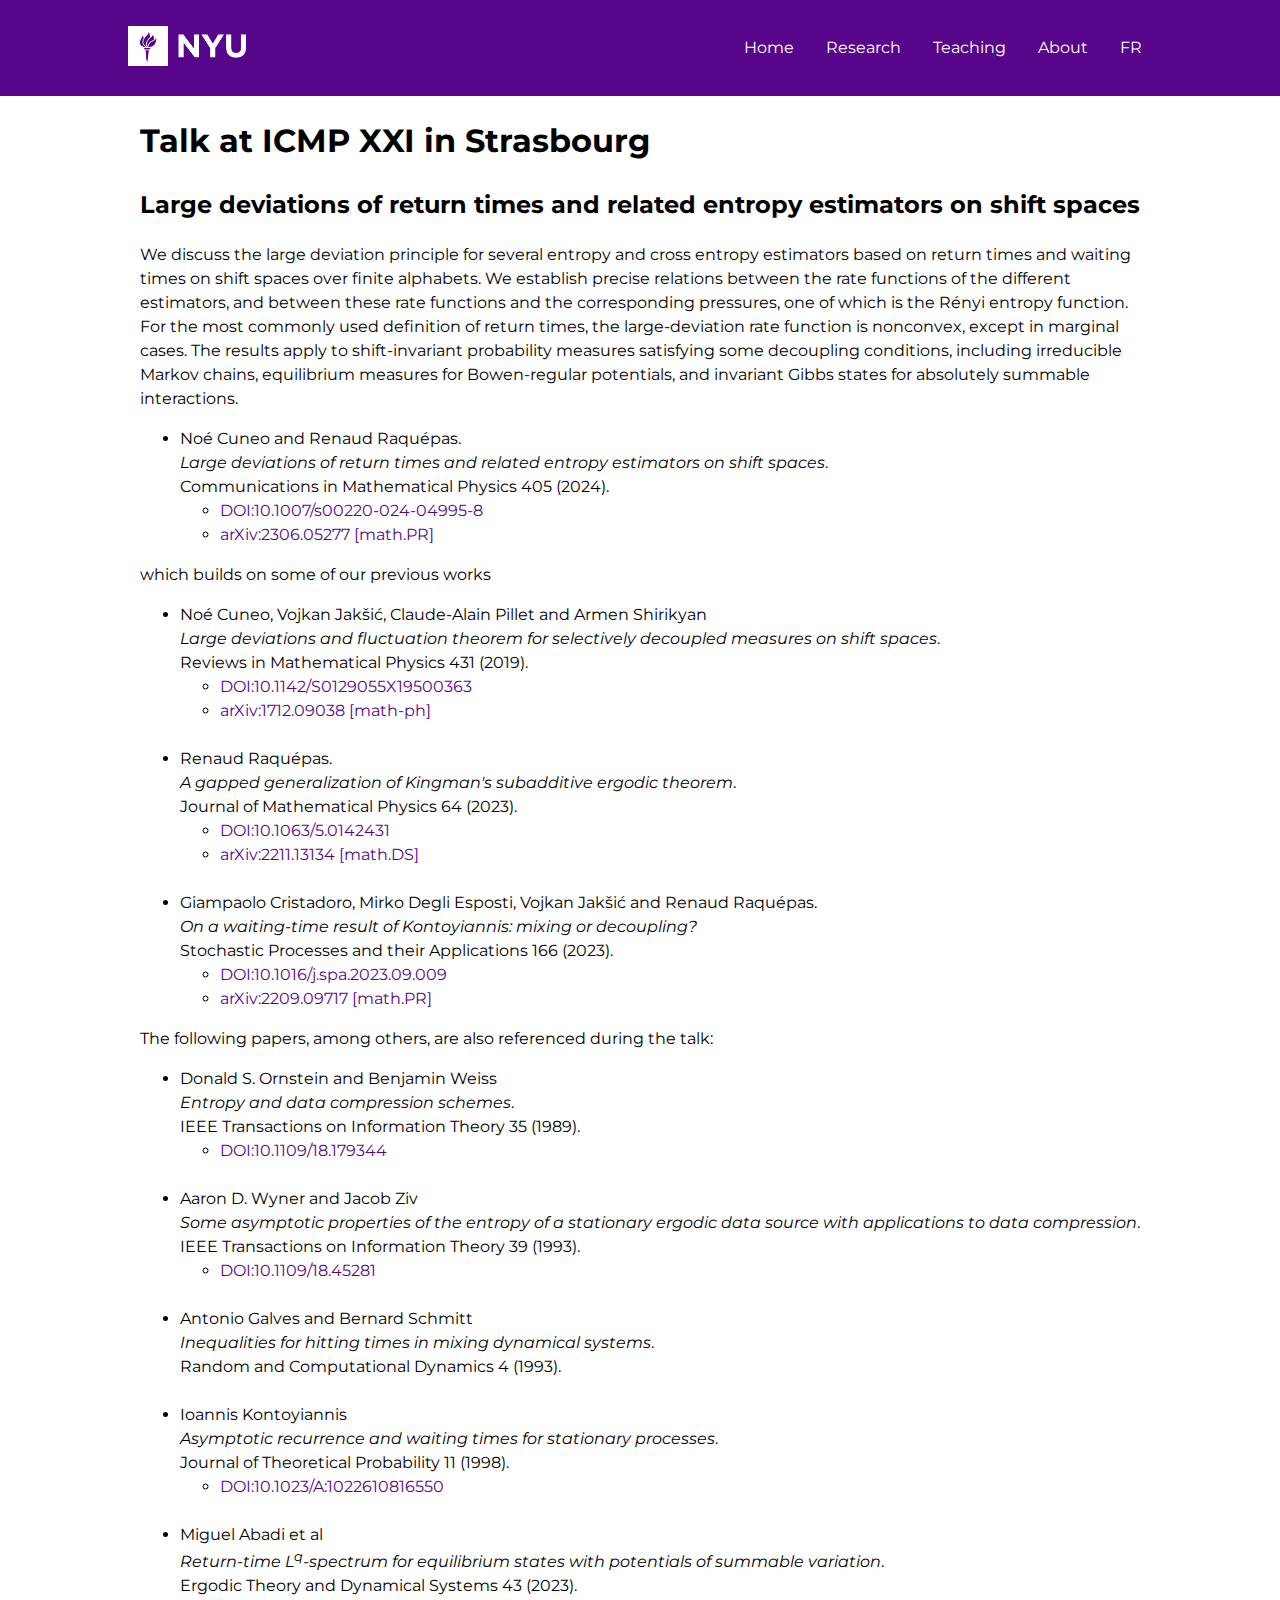
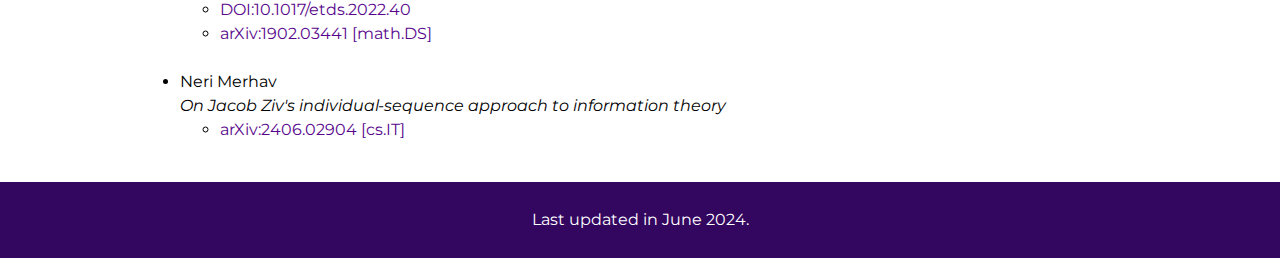
<file: icmp-xxi-talk.html>
<!DOCTYPE html>
<html>
<link rel="stylesheet" type="text/css" href="perso.css">
<meta charset="UTF-8">

<head>
  <title>Raquépas@ICMP2024</title>
  <link rel="icon" type="image/png" href="nyu-icon.png">
  <meta name="author" content="Renaud Raquepas">
</head>

<body>
    <div class=outerhead>
    <div class=head>
          <img src="nyu.png" style="height:40px;padding:0px;float:left" alt="NYU short logo with torch.">
          <p style="text-align:right;padding:10px;background-color:rgb(87, 6, 140)">
            &emsp;
            <a href="index.html">Home</a>
            &emsp;&ensp;
            <a href="publi.html">Research</a>
            &emsp;&ensp;
            <a href="teaching.html">Teaching</a>
            &emsp;&ensp;
            <a href="about.html">About</a>
            &emsp;&ensp;
            <a href="fr/index.html">FR</a>
          </p>
    </div>
    </div>

<div style="max-width:calc(1024px - (12px * 2));margin-right: auto;margin-left:auto;padding-right: 30px;padding-left: 30px;">

<h1>Talk at ICMP XXI in Strasbourg</h1>

<h2>Large deviations of return times and related entropy estimators on shift spaces</h2>

<p>We discuss the large deviation principle for several entropy and cross entropy estimators based on return times and waiting times on shift spaces over finite alphabets. We establish precise relations between the rate functions of the different estimators, and between these rate functions and the corresponding pressures, one of which is the Rényi entropy function. For the most commonly used definition of return times, the large-deviation rate function is nonconvex, except in marginal cases. The results apply to shift-invariant probability measures satisfying some decoupling conditions, including irreducible Markov chains, equilibrium measures for Bowen-regular potentials, and invariant Gibbs states for absolutely summable interactions.</p>

<ul> 
    <li> Noé Cuneo and Renaud Raquépas. <br> 
       <i>Large deviations of return times and related entropy estimators on shift spaces</i>.
       <br> 
       Communications in Mathematical Physics 405 (2024).
        <ul>
           <li><a href="https://rdcu.be/dIKei">DOI:10.1007/s00220-024-04995-8</a></li>
           <li><a href="http://arxiv.org/abs/2306.05277">arXiv:2306.05277 [math.PR]</a></li>
        </ul>
    </li>
</ul>

which builds on some of our previous works 

<ul> 
    <li> Noé Cuneo, Vojkan Jak&scaron;i&cacute;, Claude-Alain Pillet and Armen Shirikyan <br> 
       <i>Large deviations and fluctuation theorem for selectively decoupled measures on shift spaces</i>.
       <br> Reviews in Mathematical Physics 431 (2019).
         <ul>
           <li><a href="https://www.worldscientific.com/doi/abs/10.1142/S0129055X19500363">DOI:10.1142/S0129055X19500363</a></li>
           <li><a href="http://arxiv.org/abs/1712.09038">arXiv:1712.09038 [math-ph]</a></li>
         </ul>
    </li>
    <br>
    <li> Renaud Raquépas. <br> 
        <i>A gapped generalization of Kingman's subadditive ergodic theorem</i>.
          <br> Journal of Mathematical Physics 64 (2023).
          <ul>
            <li><a href="https://doi.org/10.1063/5.0142431">DOI:10.1063/5.0142431</a></li>
            <li><a href="http://arxiv.org/abs/2211.13134">arXiv:2211.13134 [math.DS]</a></li>
          </ul>
     </li>
     <br>
    <li> Giampaolo Cristadoro, Mirko Degli Esposti, Vojkan Jak&scaron;i&cacute; and Renaud Raquépas. <br> <i>On a waiting-time result of Kontoyiannis: mixing or decoupling?</i>
        <br> Stochastic Processes and their Applications 166 (2023).
        <ul>
           <li><a href="https://doi.org/10.1016/j.spa.2023.09.009">DOI:10.1016/j.spa.2023.09.009</a></li>
           <li><a href="http://arxiv.org/abs/2209.09717">arXiv:2209.09717 [math.PR]</a></li>
        </ul>
     </li>
</ul>

The following papers, among others, are also referenced during the talk:

<ul> 
    <li> Donald S. Ornstein and Benjamin Weiss <br> 
        <i>Entropy and data compression schemes</i>.
        <br> IEEE Transactions on Information Theory 35 (1989).
          <ul>
            <li><a href="https://ieeexplore.ieee.org/abstract/document/179344">DOI:10.1109/18.179344</a></li>
          </ul>
     </li>
     <br>
     <li> Aaron D. Wyner and Jacob Ziv <br> 
         <i>Some asymptotic properties of the entropy of a stationary ergodic data source with applications to data compression</i>.
           <br> IEEE Transactions on Information Theory 39 (1993).
           <ul>
             <li><a href="https://ieeexplore.ieee.org/document/45281">DOI:10.1109/18.45281</a></li>
           </ul>
      </li>
      <br>
      <li> Antonio Galves and Bernard Schmitt <br> 
        <i>Inequalities for hitting times in mixing dynamical systems</i>.
        <br> Random and Computational Dynamics 4 (1993).
     </li>
     <br>
     <li> Ioannis Kontoyiannis <br> 
         <i>Asymptotic recurrence and waiting times for stationary processes</i>.
           <br> Journal of Theoretical Probability 11 (1998).
           <ul>
             <li><a href="https://link.springer.com/article/10.1023/A:1022610816550">DOI:10.1023/A:1022610816550</a></li>
           </ul>
      </li>
      <br>
      <li> Miguel Abadi et al <br> 
        <i>Return-time L<sup>q</sup>-spectrum for equilibrium states with potentials of summable variation</i>.
        <br> Ergodic Theory and Dynamical Systems 43 (2023).
          <ul>
            <li><a href="https://www.cambridge.org/core/journals/ergodic-theory-and-dynamical-systems/article/abs/returntime-lq-spectrum-for-equilibrium-states-with-potentials-of-summable-variation/8762745EF436471B190B0E23774F0559#article">DOI:10.1017/etds.2022.40 </a></li>
            <li><a href="https://arxiv.org/abs/1902.03441">arXiv:1902.03441 [math.DS]</a></li>
          </ul>
     </li>
     <br>
      <li> Neri Merhav <br>
        <i>On Jacob Ziv's individual-sequence approach to information theory</i>
        <ul>
            <li><a href="https://arxiv.org/abs/2406.02904">arXiv:2406.02904 [cs.IT]</a></li>
          </ul>
      </li>
</ul>

</div>

<br>

<div class=outerlastfoot>
  <p style="text-align:center">Last updated in June 2024.</p>
<div>
</body>
</html>
</file>
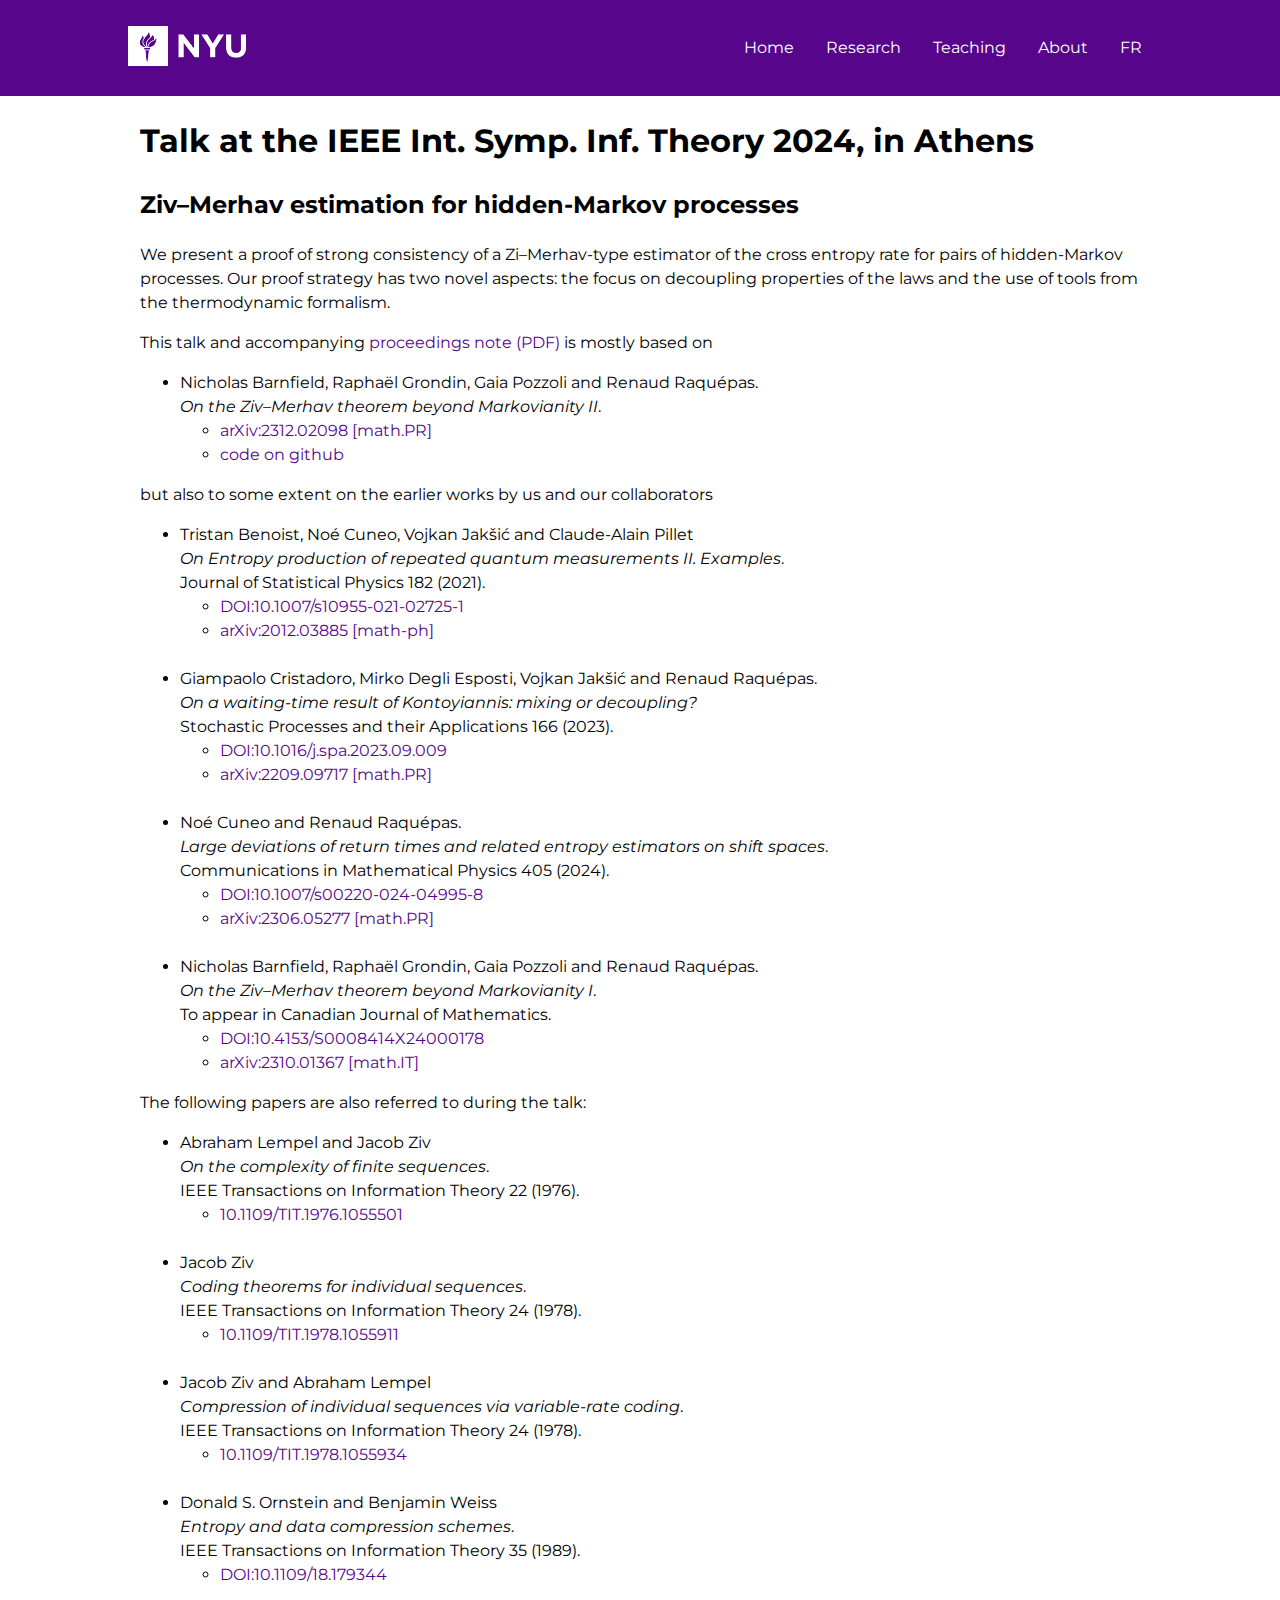
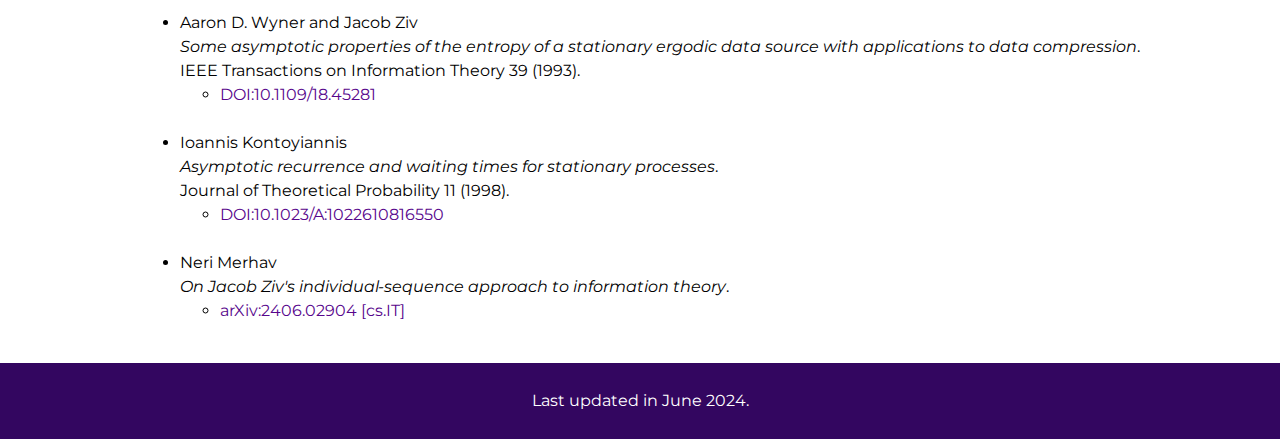
<file: isit-24-talk.html>
<!DOCTYPE html>
<html>
<link rel="stylesheet" type="text/css" href="perso.css">
<meta charset="UTF-8">

<head>
  <title>Raquépas@ISIT2024</title>
  <link rel="icon" type="image/png" href="nyu-icon.png">
  <meta name="author" content="Renaud Raquepas">
</head>

<body>
    <div class=outerhead>
    <div class=head>
          <img src="nyu.png" style="height:40px;padding:0px;float:left" alt="NYU short logo with torch.">
          <p style="text-align:right;padding:10px;background-color:rgb(87, 6, 140)">
            &emsp;
            <a href="index.html">Home</a>
            &emsp;&ensp;
            <a href="publi.html">Research</a>
            &emsp;&ensp;
            <a href="teaching.html">Teaching</a>
            &emsp;&ensp;
            <a href="about.html">About</a>
            &emsp;&ensp;
            <a href="fr/index.html">FR</a>
          </p>
    </div>
    </div>

<div style="max-width:calc(1024px - (12px * 2));margin-right: auto;margin-left:auto;padding-right: 30px;padding-left: 30px;">

<h1>Talk at the IEEE Int. Symp. Inf. Theory 2024, in Athens</h1>

<h2>Ziv–Merhav estimation for hidden-Markov processes</h2>

<p>We present a proof of strong consistency of a Zi–Merhav-type estimator of the cross entropy rate for pairs of hidden-Markov processes. Our proof strategy has two novel aspects: the focus on decoupling properties of the laws and the use of tools from the thermodynamic formalism.</p>

<p>This talk and accompanying <a href="bgpr-isit-2024-proc.pdf">proceedings note (PDF)</a> is mostly based on</p>

<ul> 
    <li> Nicholas Barnfield, Raphaël Grondin, Gaia Pozzoli and Renaud Raquépas. <br> 
        <i>On the Ziv–Merhav theorem beyond Markovianity II</i>.
          <ul>
            <li><a href="https://arxiv.org/abs/2312.02098">arXiv:2312.02098 [math.PR]</a></li>
            <li><a href="https://github.com/nicholasbarnfield/ZMCode">code on github</a></li>
          </ul>
     </li>
</ul>

<p>but also to some extent on the earlier works by us and our collaborators</p>

<ul> 
    <li> Tristan Benoist, Noé Cuneo, Vojkan Jak&scaron;i&cacute; and Claude-Alain Pillet <br> 
      <i>On Entropy production of repeated quantum measurements II. Examples</i>.
      <br> Journal of Statistical Physics 182 (2021).
        <ul>
          <li><a href="https://link.springer.com/article/10.1007/s10955-021-02725-1">DOI:10.1007/s10955-021-02725-1</a></li>
          <li><a href="http://arxiv.org/abs/2012.03885">arXiv:2012.03885 [math-ph]</a></li>
        </ul>
    </li>
    <br>
    <li> Giampaolo Cristadoro, Mirko Degli Esposti, Vojkan Jak&scaron;i&cacute; and Renaud Raquépas. <br> <i>On a waiting-time result of Kontoyiannis: mixing or decoupling?</i>
        <br> Stochastic Processes and their Applications 166 (2023).
        <ul>
           <li><a href="https://doi.org/10.1016/j.spa.2023.09.009">DOI:10.1016/j.spa.2023.09.009</a></li>
           <li><a href="http://arxiv.org/abs/2209.09717">arXiv:2209.09717 [math.PR]</a></li>
        </ul>
    </li>
    <br>
    <li> Noé Cuneo and Renaud Raquépas. <br> 
        <i>Large deviations of return times and related entropy estimators on shift spaces</i>.
        <br> 
        Communications in Mathematical Physics 405 (2024).
         <ul>
            <li><a href="https://rdcu.be/dIKei">DOI:10.1007/s00220-024-04995-8</a></li>
            <li><a href="http://arxiv.org/abs/2306.05277">arXiv:2306.05277 [math.PR]</a></li>
         </ul>
    </li>
    <br>
    <li> Nicholas Barnfield, Raphaël Grondin, Gaia Pozzoli and Renaud Raquépas. <br> 
        <i>On the Ziv–Merhav theorem beyond Markovianity I</i>.
        <br> To appear in Canadian Journal of Mathematics.
        <ul>
           <li><a href="https://doi.org/10.4153/S0008414X24000178">DOI:10.4153/S0008414X24000178</a></li>
           <li><a href="https://arxiv.org/abs/2310.01367">arXiv:2310.01367 [math.IT]</a></li>
        </ul>
    </li>
</ul>

<p>The following papers are also referred to during the talk:</p>

<ul> 
    <li> Abraham Lempel and Jacob Ziv <br> 
        <i>On the complexity of finite sequences</i>.
        <br> IEEE Transactions on Information Theory 22 (1976).
          <ul>
            <li><a href="https://ieeexplore.ieee.org/document/1055501">10.1109/TIT.1976.1055501</a></li>
          </ul>
    </li>
    <br>
    <li> Jacob Ziv<br> 
    <i>Coding theorems for individual sequences</i>.
    <br>IEEE Transactions on Information Theory 24 (1978).
        <ul>
        <li><a href="https://ieeexplore.ieee.org/document/1055911">10.1109/TIT.1978.1055911</a></li>
        </ul>
    </li>
    <br>
    <li> Jacob Ziv and Abraham Lempel <br> 
        <i>Compression of individual sequences via variable-rate coding</i>.
        <br> IEEE Transactions on Information Theory 24 (1978).
        <ul>
            <li><a href="https://ieeexplore.ieee.org/abstract/document/1055934">10.1109/TIT.1978.1055934</a></li>
        </ul>
    </li>
    <br>
    <li> Donald S. Ornstein and Benjamin Weiss <br> 
        <i>Entropy and data compression schemes</i>.
        <br> IEEE Transactions on Information Theory 35 (1989).
          <ul>
            <li><a href="https://ieeexplore.ieee.org/abstract/document/179344">DOI:10.1109/18.179344</a></li>
          </ul>
     </li>
     <br>
     <li> Aaron D. Wyner and Jacob Ziv <br> 
         <i>Some asymptotic properties of the entropy of a stationary ergodic data source with applications to data compression</i>.
           <br> IEEE Transactions on Information Theory 39 (1993).
           <ul>
             <li><a href="https://ieeexplore.ieee.org/document/45281">DOI:10.1109/18.45281</a></li>
           </ul>
     </li>
     <br>
     <li> Ioannis Kontoyiannis <br> 
         <i>Asymptotic recurrence and waiting times for stationary processes</i>.
           <br> Journal of Theoretical Probability 11 (1998).
           <ul>
             <li><a href="https://link.springer.com/article/10.1023/A:1022610816550">DOI:10.1023/A:1022610816550</a></li>
           </ul>
      </li>
      <br>
      <li> Neri Merhav <br>
        <i>On Jacob Ziv's individual-sequence approach to information theory</i>.
        <ul>
            <li><a href="https://arxiv.org/abs/2406.02904">arXiv:2406.02904 [cs.IT]</a></li>
          </ul>
      </li>
</ul>

</div>

<br>

<div class=outerlastfoot>
  <p style="text-align:center">Last updated in June 2024.</p>
<div>
</body>
</html>
</file>
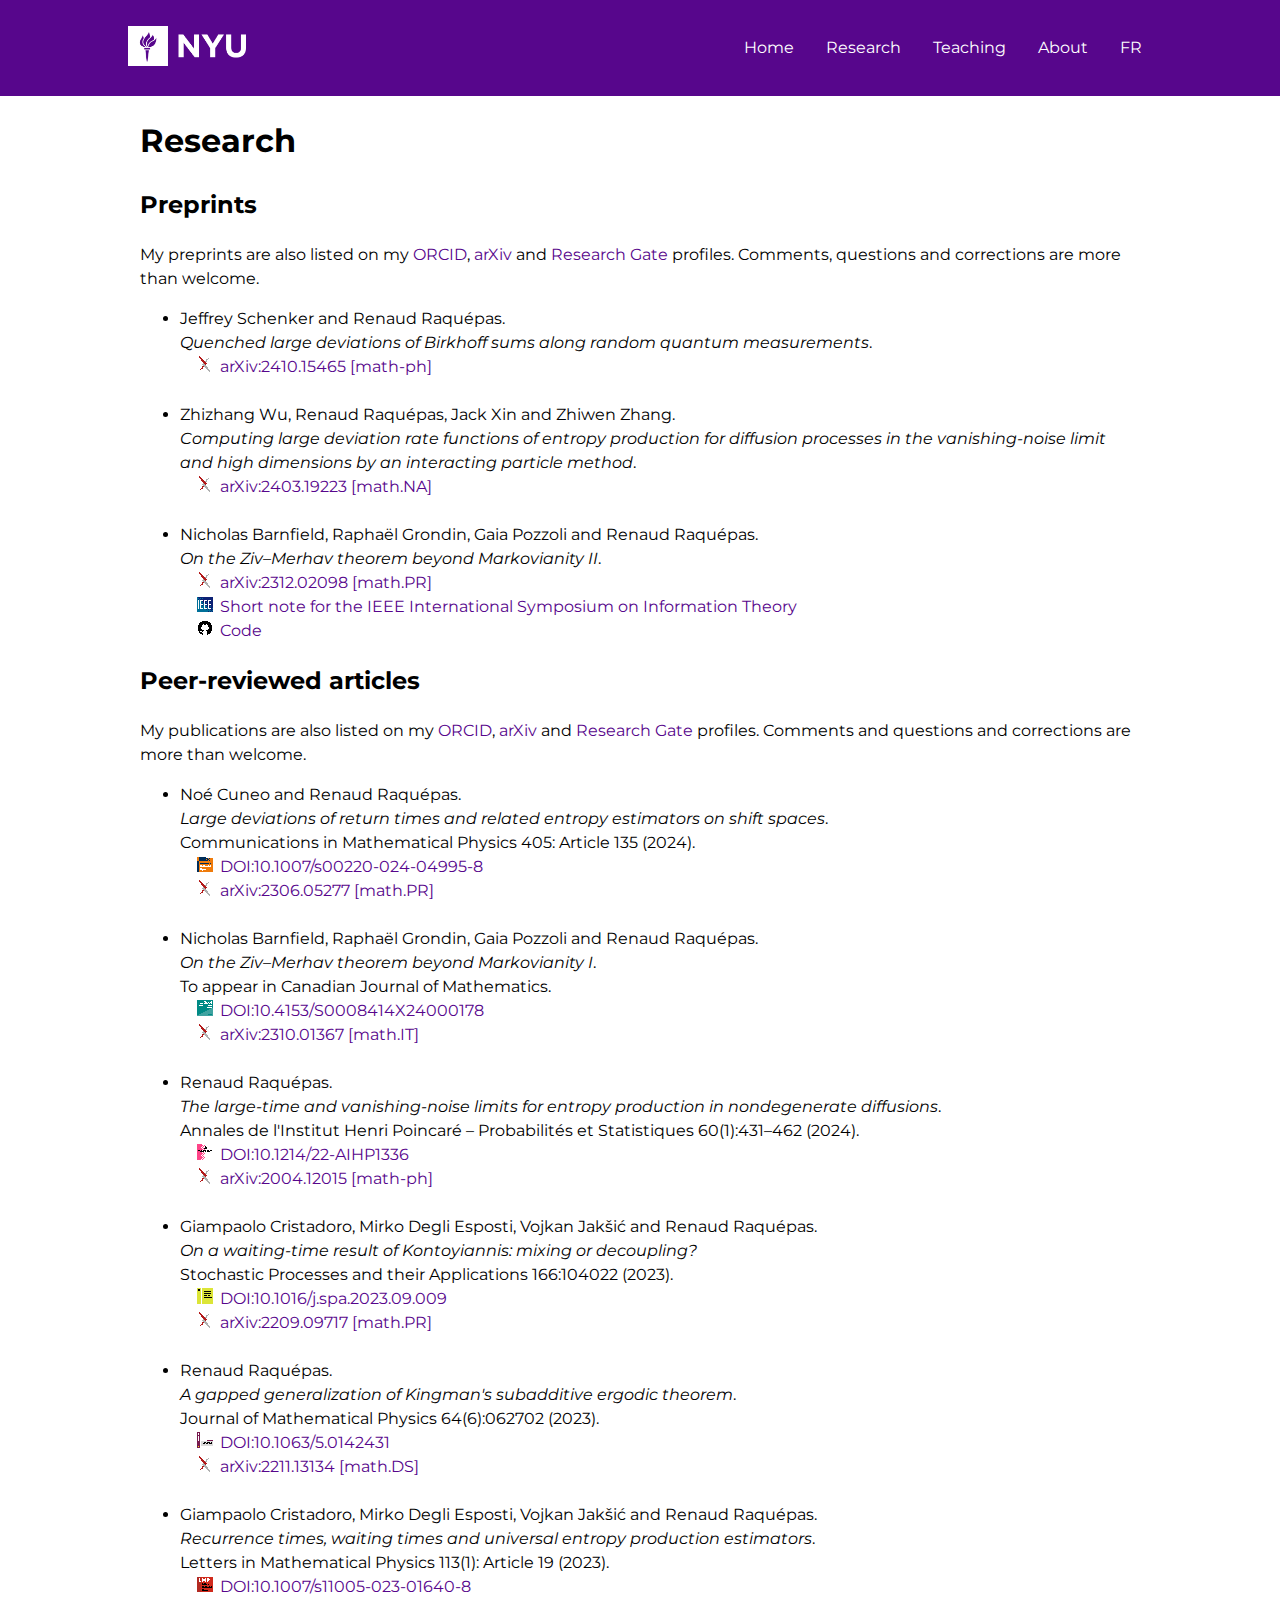
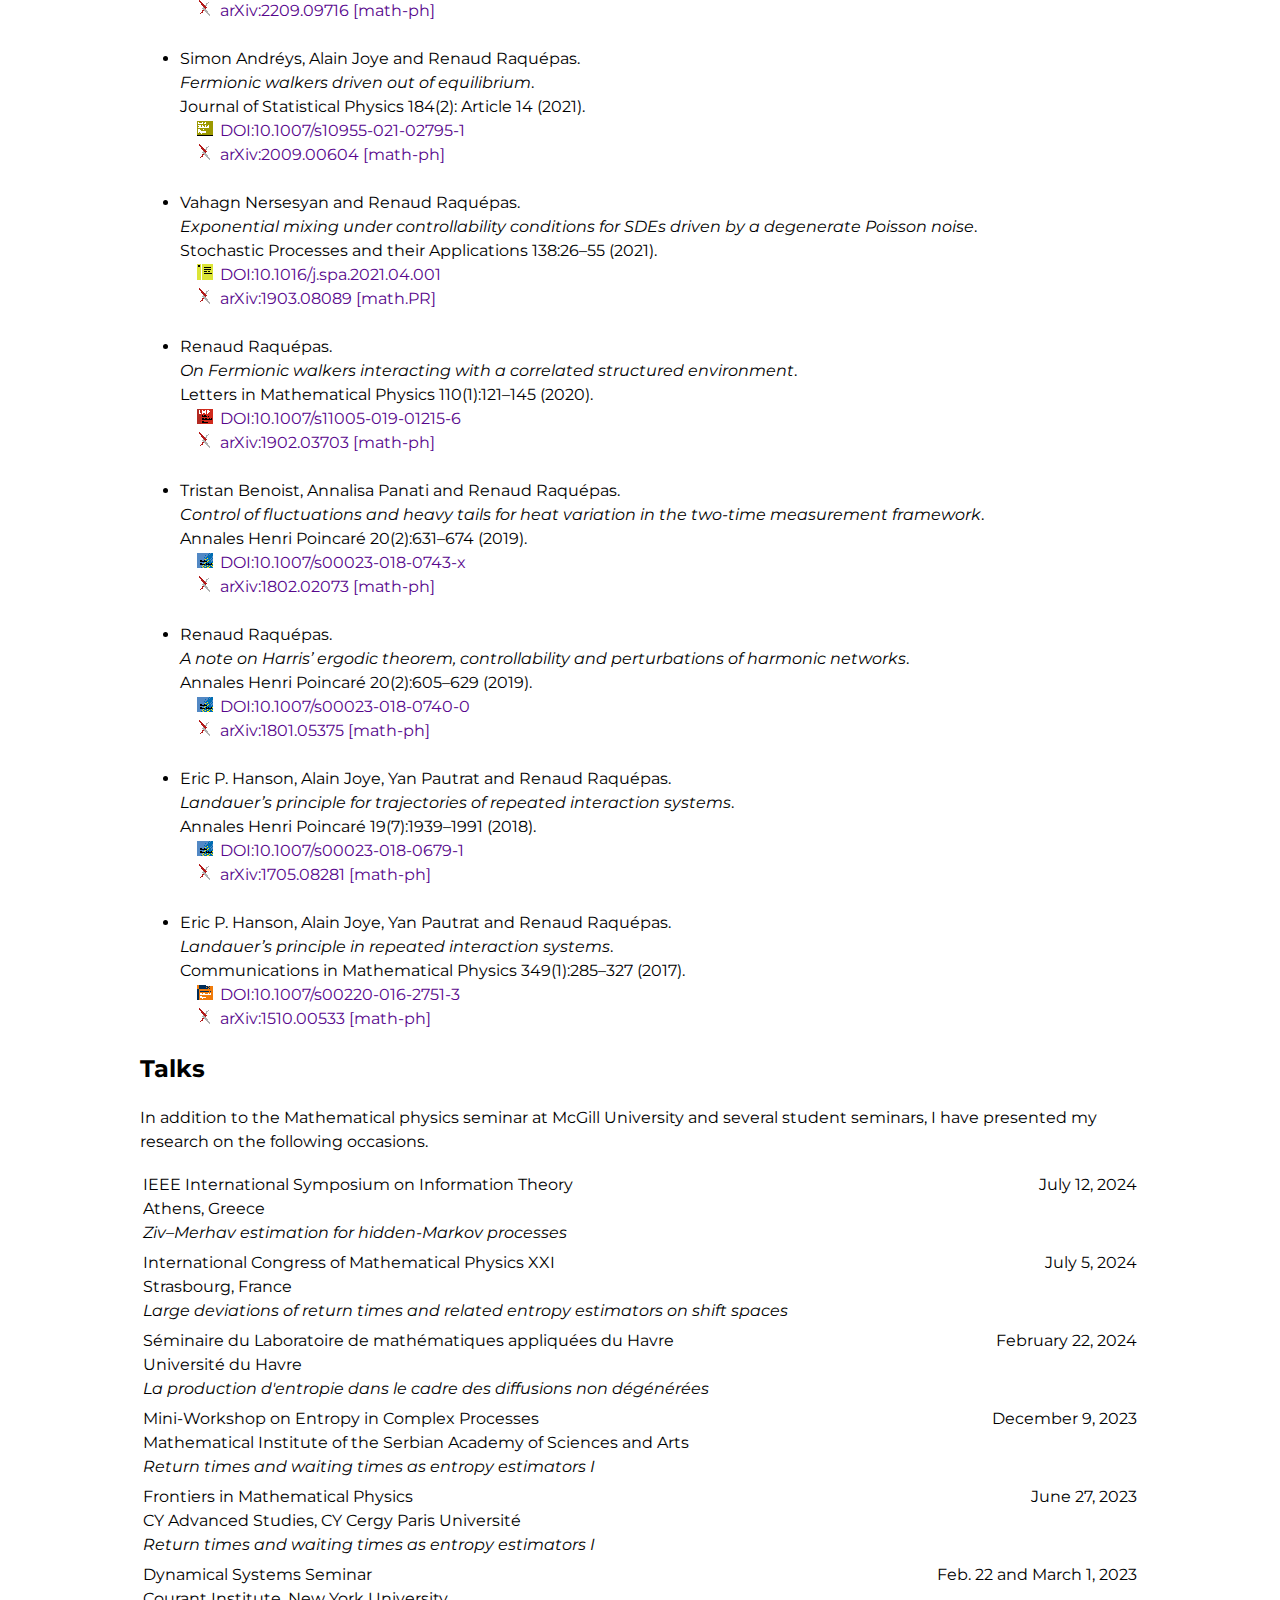
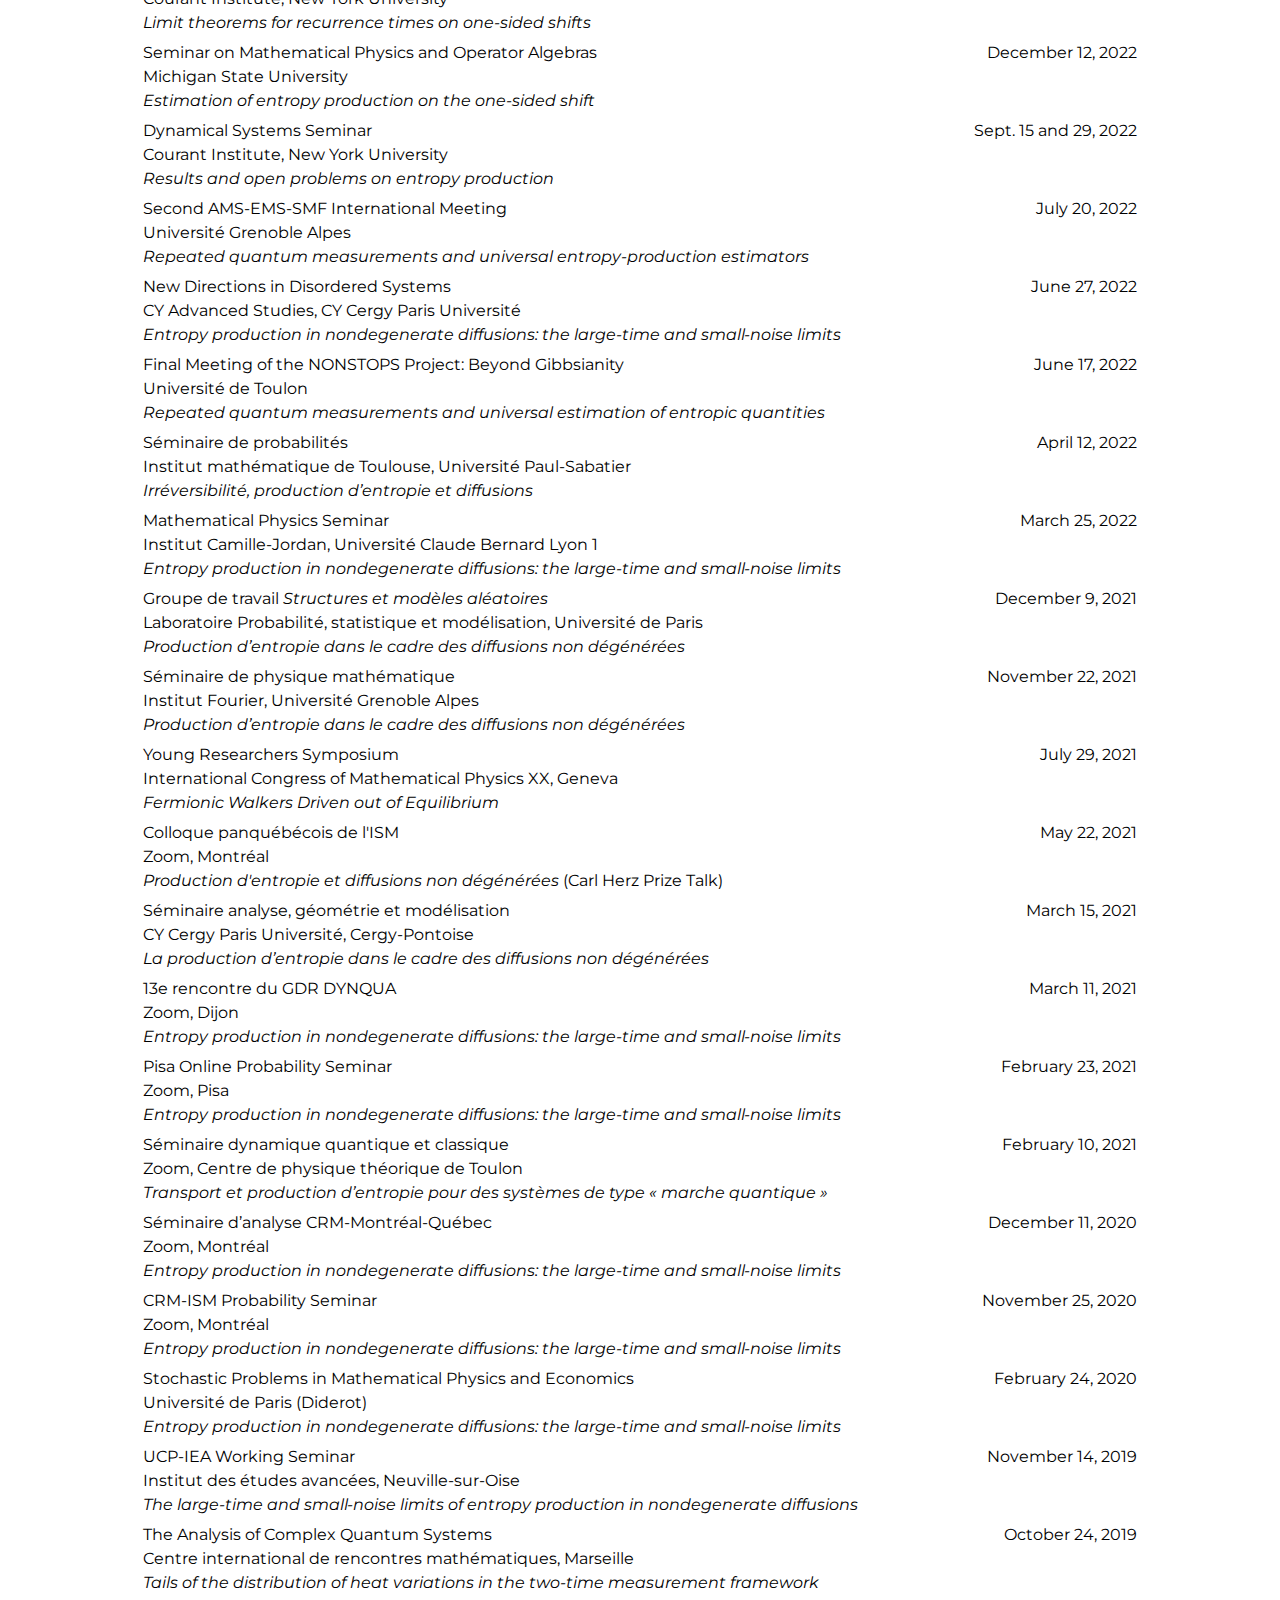
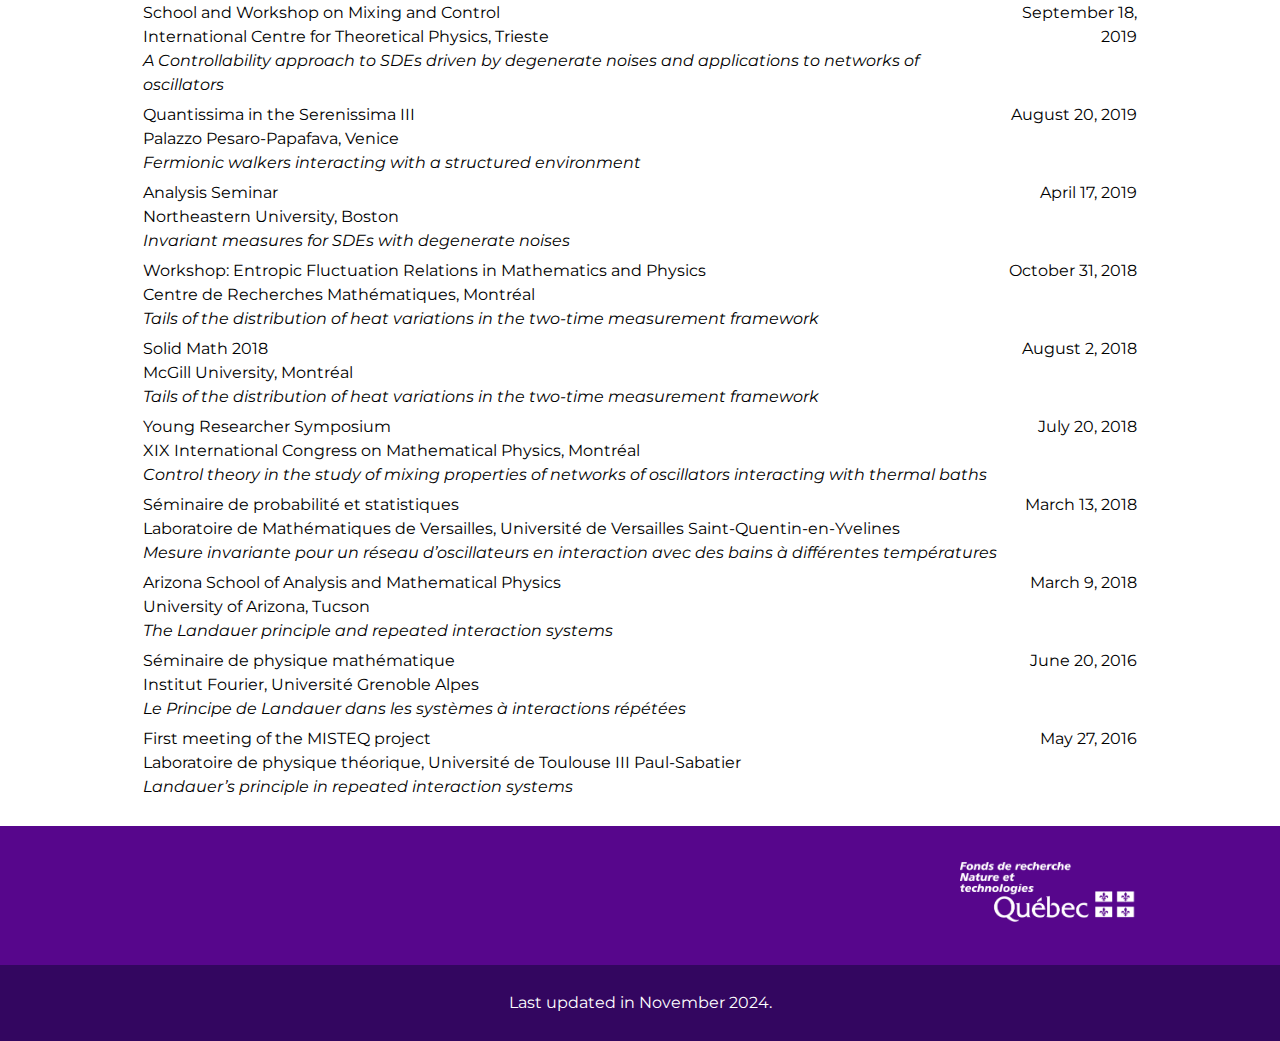
<file: publi.html>
<!DOCTYPE html>
<html>
<link rel="stylesheet" type="text/css" href="perso.css">
<meta charset="UTF-8">

<head>
  <title>Renaud Raquépas</title>
  <link rel="icon" type="image/png" href="nyu-icon.png">
  <meta name="keywords" content="Raquepas, mathematics, mathematical, physics">
  <meta name="author" content="Renaud Raquepas">
</head>

<body>
<div class=outerhead>
<div class=head>
      <img src="nyu.png" style="height:40px;padding:0px;float:left" alt="NYU short logo with torch.">
      <p style="text-align:right;padding:10px;background-color:rgb(87, 6, 140)">
        &emsp;
        <a href="index.html">Home</a>
        &emsp;&ensp;
        <a href="publi.html">Research</a>
        &emsp;&ensp;
        <a href="teaching.html">Teaching</a>
        &emsp;&ensp;
        <a href="about.html">About</a>
        &emsp;&ensp;
        <a href="fr/index.html">FR</a>
      </p>
</div>
</div>

<div style="max-width:calc(1024px - (12px * 2));margin-right: auto;margin-left:auto;padding-right: 30px;padding-left: 30px;">

<h1>Research</h1>

<h2>Preprints</h2>

<p>
  My preprints are also listed on my <a href="https://orcid.org/0000-0002-7311-0425">ORCID</a>, <a href="https://arxiv.org/a/0000-0002-7311-0425.html">arXiv</a> and <a href="https://www.researchgate.net/profile/Renaud_Raquepas">Research Gate</a> profiles. Comments, questions and corrections are more than welcome.
</p>

<ul>
   <li> Jeffrey Schenker and Renaud Raquépas. <br> 
      <i>Quenched large deviations of Birkhoff sums along random quantum measurements</i>.
        <ul>
          <li style="list-style-image: url('arxiv-22-icon.png')"><a href="https://arxiv.org/abs/2410.15465">arXiv:2410.15465 [math-ph]</a></li>
        </ul>
   </li>
   <br>
   <li> Zhizhang Wu, Renaud Raquépas, Jack Xin and Zhiwen Zhang. <br> 
      <i>Computing large deviation rate functions of entropy production for diffusion processes in the vanishing-noise limit and high dimensions by an interacting particle method</i>.
        <ul>
          <li style="list-style-image: url('arxiv-22-icon.png')"><a href="https://arxiv.org/abs/2403.19223">arXiv:2403.19223 [math.NA]</a></li>
        </ul>
   </li>
   <br>
   <li> Nicholas Barnfield, Raphaël Grondin, Gaia Pozzoli and Renaud Raquépas. <br> 
      <i>On the Ziv–Merhav theorem beyond Markovianity II</i>.
        <ul>
          <li style="list-style-image: url('arxiv-22-icon.png')"><a href="https://arxiv.org/abs/2312.02098">arXiv:2312.02098 [math.PR]</a></li>
          <li style="list-style-image: url('ieee-icon.png')"><a href="https://ieeexplore.ieee.org/document/10619304">Short note for the IEEE International Symposium on Information Theory </a></li>
          <li style="list-style-image: url('github-icon.png')"><a href="https://github.com/nicholasbarnfield/ZMCode">Code </a></li>
        </ul>
   </li>
</ul>

<h2>Peer-reviewed articles</h2>

<p>
  My publications are also listed on my <a href="https://orcid.org/0000-0002-7311-0425">ORCID</a>, <a href="https://arxiv.org/a/0000-0002-7311-0425.html">arXiv</a> and <a href="https://www.researchgate.net/profile/Renaud_Raquepas">Research Gate</a> profiles. Comments and questions and corrections are more than welcome.
</p>

	<ul> 
      <li> Noé Cuneo and Renaud Raquépas. <br> 
         <i>Large deviations of return times and related entropy estimators on shift spaces</i>.
         <br> Communications in Mathematical Physics 405: Article 135 (2024).
           <ul>
             <li style="list-style-image: url('cmp-icon.png')"><a href="https://rdcu.be/dIKei">DOI:10.1007/s00220-024-04995-8</a></li>
             <li style="list-style-image: url('arxiv-22-icon.png')"><a href="http://arxiv.org/abs/2306.05277">arXiv:2306.05277 [math.PR]</a></li>
           </ul>
      </li>
      <br>
      <li> Nicholas Barnfield, Raphaël Grondin, Gaia Pozzoli and Renaud Raquépas. <br> 
         <i>On the Ziv–Merhav theorem beyond Markovianity I</i>.
         <br> To appear in Canadian Journal of Mathematics.
         <ul>
            <li style="list-style-image: url('cjm-icon.png')"><a href="https://doi.org/10.4153/S0008414X24000178">DOI:10.4153/S0008414X24000178</a></li>
            <li style="list-style-image: url('arxiv-22-icon.png')"><a href="https://arxiv.org/abs/2310.01367">arXiv:2310.01367 [math.IT]</a></li>
         </ul>
      </li>
      <br>
      <li> Renaud Raquépas. <br> <i>The large-time and vanishing-noise limits for entropy production in nondegenerate diffusions</i>. 
         <br> Annales de l'Institut Henri Poincaré – Probabilités et Statistiques 60(1):431–462 (2024).
         <ul>
           <li style="list-style-image: url('aihpb-icon.png')"><a href="https://doi.org/10.1214/22-AIHP1336">DOI:10.1214/22-AIHP1336</a></li>
           <li style="list-style-image: url('arxiv-22-icon.png')"><a href="http://arxiv.org/abs/2004.12015">arXiv:2004.12015 [math-ph]</a></li>
         </ul>
      </li>
      <br>
      <li> Giampaolo Cristadoro, Mirko Degli Esposti, Vojkan Jak&scaron;i&cacute; and Renaud Raquépas. <br> <i>On a waiting-time result of Kontoyiannis: mixing or decoupling?</i>
         <br> Stochastic Processes and their Applications 166:104022 (2023).
         <ul>
            <li style="list-style-image: url('spa-icon.png')"><a href="https://doi.org/10.1016/j.spa.2023.09.009">DOI:10.1016/j.spa.2023.09.009</a></li>
            <li style="list-style-image: url('arxiv-22-icon.png')"><a href="http://arxiv.org/abs/2209.09717">arXiv:2209.09717 [math.PR]</a></li>
         </ul>
      </li>
      <br>
      <li> Renaud Raquépas. <br> 
         <i>A gapped generalization of Kingman's subadditive ergodic theorem</i>.
           <br> Journal of Mathematical Physics 64(6):062702 (2023).
           <ul>
             <li style="list-style-image: url('jmp-icon.png')"><a href="https://doi.org/10.1063/5.0142431">DOI:10.1063/5.0142431</a></li>
             <li style="list-style-image: url('arxiv-22-icon.png')"><a href="http://arxiv.org/abs/2211.13134">arXiv:2211.13134 [math.DS]</a></li>
           </ul>
      </li>
      <br>
      <li> Giampaolo Cristadoro, Mirko Degli Esposti, Vojkan Jak&scaron;i&cacute; and Renaud Raquépas. <br> <i>Recurrence times, waiting times and universal entropy production estimators</i>. <br> Letters in Mathematical Physics 113(1): Article 19 (2023).
         <ul>
           <li style="list-style-image: url('lmp-icon.png')"><a href="https://rdcu.be/c4UzG">DOI:10.1007/s11005-023-01640-8</a></li>
           <li style="list-style-image: url('arxiv-22-icon.png')"><a href="http://arxiv.org/abs/2209.09716">arXiv:2209.09716 [math-ph]</a></li>
         </ul>
      </li>
      <br>
      <li> Simon Andréys, Alain Joye and Renaud Raquépas. <br> <i>Fermionic walkers driven out of equilibrium</i>. <br> Journal of Statistical Physics 184(2): Article 14 (2021).
        <ul>
          <li style="list-style-image: url('jsp-icon.png')"><a href="https://rdcu.be/coRBZ">DOI:10.1007/s10955-021-02795-1</a></li>
          <li style="list-style-image: url('arxiv-22-icon.png')"><a href="http://arxiv.org/abs/2009.00604">arXiv:2009.00604 [math-ph]</a></li>
        </ul>
      </li>
      <br>
      <li> Vahagn Nersesyan and Renaud Raquépas. <br> <i>Exponential mixing under controllability conditions for SDEs driven by a degenerate Poisson noise</i>. <br> Stochastic Processes and their Applications 138:26–55 (2021).
        <ul>
          <li style="list-style-image: url('spa-icon.png')"><a href="https://www.sciencedirect.com/science/article/abs/pii/S030441492100048X?via%3Dihub">DOI:10.1016/j.spa.2021.04.001</a></li>
          <li style="list-style-image: url('arxiv-22-icon.png')"><a href="http://arxiv.org/abs/1903.08089">arXiv:1903.08089 [math.PR]</a></li>
        </ul>
      </li>
      <br>
      <li> Renaud Raquépas. <br> <i>On Fermionic walkers interacting with a correlated structured environment</i>. <br> Letters in Mathematical Physics 110(1):121–145 (2020).
        <ul>
          <li style="list-style-image: url('lmp-icon.png')"><a href="https://rdcu.be/bRluc">DOI:10.1007/s11005-019-01215-6</a></li>
          <li style="list-style-image: url('arxiv-22-icon.png')"><a href="http://arxiv.org/abs/1902.03703">arXiv:1902.03703 [math-ph]</a></li>
        </ul>
      </li>
      <br>
    	<li> Tristan Benoist, Annalisa Panati and Renaud Raquépas. <br> <i>Control of fluctuations and heavy tails for heat variation in the two-time measurement framework</i>. <br>Annales Henri Poincaré 20(2):631–674 (2019).
         <ul>
           <li style="list-style-image: url('ahp-icon.png')"><a href="https://rdcu.be/bbTIc">DOI:10.1007/s00023-018-0743-x</a>
           </li>
            <li style="list-style-image: url('arxiv-22-icon.png')"><a href="https://arxiv.org/abs/1802.02073">arXiv:1802.02073 [math-ph]</a></li>
         </ul>
      </li>
      <br>
    	<li>Renaud Raquépas. <br><i>A note on Harris’ ergodic theorem, controllability and perturbations of harmonic networks</i>.<br> Annales Henri Poincaré 20(2):605–629 (2019).
         <ul>
           <li style="list-style-image: url('ahp-icon.png')"><a href="https://rdcu.be/bbMnY">DOI:10.1007/s00023-018-0740-0</a>
           </li>
            <li style="list-style-image: url('arxiv-22-icon.png')"><a href="https://arxiv.org/abs/1801.05375">arXiv:1801.05375 [math-ph]</a>
            </li>
         </ul>
		</li>
    <br>
    	<li> Eric P. Hanson, Alain Joye, Yan Pautrat and Renaud Raquépas.<br> <i>Landauer’s principle for trajectories of repeated interaction systems</i>. <br>Annales Henri Poincaré  19(7):1939–1991 (2018).
         <ul>
            <li style="list-style-image: url('ahp-icon.png')"><a href="http://rdcu.be/Mejm">DOI:10.1007/s00023-018-0679-1</a>
            </li>
            <li style="list-style-image: url('arxiv-22-icon.png')"><a href="https://arxiv.org/abs/1705.08281">arXiv:1705.08281 [math-ph]</a>
            </li>
         </ul>
		</li>
    <br>
    	<li> Eric P. Hanson, Alain Joye, Yan Pautrat and Renaud Raquépas.<br> <i>Landauer’s principle in repeated interaction systems</i>. <br>Communications in Mathematical Physics 349(1):285–327 (2017).
         <ul>
            <li style="list-style-image: url('cmp-icon.png')"><a href="http://rdcu.be/kL6w">DOI:10.1007/s00220-016-2751-3</a>
            </li>
            <li style="list-style-image: url('arxiv-22-icon.png')"><a href="https://arxiv.org/abs/1510.00533">arXiv:1510.00533 [math-ph]</a>
            </li>
         </ul>
       </li>
    </ul>

    <h2>Talks</h2>

    <p> In addition to the Mathematical physics seminar at McGill University and several student seminars, I have presented my research on the following occasions.
    </p>

    <table style="width:100%">
      <tr>
         <td>
            IEEE International Symposium on Information Theory <br>
            Athens, Greece<br>
            <i>Ziv–Merhav estimation for hidden-Markov processes</i>
         </td>
         <td align="right" valign="top">
            July 12, 2024
         </td>
      </tr>
   </table>

   <table style="width:100%">
      <tr>
         <td>
            International Congress of Mathematical Physics XXI <br>
            Strasbourg, France<br>
            <i>Large deviations of return times and related entropy estimators on shift spaces</i>
         </td>
         <td align="right" valign="top">
            July 5, 2024
         </td>
      </tr>
   </table>

   <table style="width:100%">
      <tr>
         <td>
            Séminaire du Laboratoire de mathématiques appliquées du Havre<br>
            Université du Havre<br>
            <i>La production d'entropie dans le cadre des diffusions non dégénérées</i>
         </td>
         <td align="right" valign="top">
            February 22, 2024
         </td>
      </tr>
   </table>

   <table style="width:100%">
      <tr>
         <td>
            Mini-Workshop on Entropy in Complex Processes<br>
            Mathematical Institute of the Serbian Academy of Sciences and Arts<br>
            <i>Return times and waiting times as entropy estimators I</i>
         </td>
         <td align="right" valign="top">
            December 9, 2023
         </td>
      </tr>
   </table>

    <table style="width:100%">
      <tr>
         <td>
            Frontiers in Mathematical Physics<br>
            CY Advanced Studies, CY Cergy Paris Université<br>
            <i>Return times and waiting times as entropy estimators I</i>
         </td>
         <td align="right" valign="top">
            June 27, 2023
         </td>
      </tr>
   </table>

   <table style="width:100%">
      <tr>
         <td>
            Dynamical Systems Seminar <br>
            Courant Institute, New York University <br>
            <i>Limit theorems for recurrence times on one-sided shifts</i>
         </td>
         <td align="right" valign="top">
            Feb. 22 and March 1, 2023
         </td>
      </tr>
   </table>

   <table style="width:100%">
      <tr>
         <td>
            Seminar on Mathematical Physics and Operator Algebras<br>
            Michigan State University <br>
            <i>Estimation of entropy production on the one-sided shift</i>
         </td>
         <td align="right" valign="top">
            December 12, 2022
         </td>
      </tr>
   </table>

   <table style="width:100%">
      <tr>
         <td>
            Dynamical Systems Seminar <br>
            Courant Institute, New York University <br>
            <i>Results and open problems on entropy production</i>
         </td>
         <td align="right" valign="top">
            Sept. 15 and 29, 2022
         </td>
      </tr>
   </table>

    <table style="width:100%">
      <tr>
         <td>
            Second AMS-EMS-SMF International Meeting <br>
            Université Grenoble Alpes <br>
            <i>Repeated quantum measurements and universal entropy-production estimators</i>
         </td>
         <td align="right" valign="top">
            July 20, 2022
         </td>
      </tr>
   </table>

    <table style="width:100%">
       <tr>
          <td>
             New Directions in Disordered Systems <br>
             CY Advanced Studies, CY Cergy Paris Université <br>
             <i>Entropy production in nondegenerate diffusions: the large-time and small-noise limits</i>
          </td>
          <td align="right" valign="top">
             June 27, 2022
          </td>
       </tr>
    </table>

    <table style="width:100%">
       <tr>
          <td>
             Final Meeting of the NONSTOPS Project: Beyond Gibbsianity <br>
             Université de Toulon <br>
             <i>Repeated quantum measurements and universal estimation of entropic quantities</i>
          </td>
          <td align="right" valign="top">
             June 17, 2022
          </td>
       </tr>
    </table>

    <table style="width:100%">
       <tr>
          <td>
             Séminaire de probabilités <br>
             Institut mathématique de Toulouse, Université Paul-Sabatier <br>
             <i>Irréversibilité, production d’entropie et diffusions</i>
          </td>
          <td align="right" valign="top">
             April 12, 2022
          </td>
       </tr>
    </table>

    <table style="width:100%">
       <tr>
          <td>
             Mathematical Physics Seminar <br>
             Institut Camille-Jordan, Université Claude Bernard Lyon 1 <br>
             <i>Entropy production in nondegenerate diffusions: the large-time and small-noise limits</i>
          </td>
          <td align="right" valign="top">
             March 25, 2022
          </td>
       </tr>
    </table>

    <table style="width:100%">
       <tr>
          <td>
             Groupe de travail <i>Structures et modèles aléatoires</i>  <br>
             Laboratoire Probabilité, statistique et modélisation, Université de Paris <br>
             <i>Production d’entropie dans le cadre des diffusions non dégénérées</i>
          </td>
          <td align="right" valign="top">
             December 9, 2021
          </td>
       </tr>
    </table>

    <table style="width:100%">
       <tr>
          <td>
             Séminaire de physique mathématique <br>
             Institut Fourier, Université Grenoble Alpes <br>
             <i>Production d’entropie dans le cadre des diffusions non dégénérées</i>
          </td>
          <td align="right" valign="top">
             November 22, 2021
          </td>
       </tr>
    </table>

    <table style="width:100%">
       <tr>
          <td>
             Young Researchers Symposium <br>
             International Congress of Mathematical Physics XX, Geneva <br>
             <i>Fermionic Walkers Driven out of Equilibrium</i>
          </td>
          <td align="right" valign="top">
             July 29, 2021
          </td>
       </tr>
    </table>

    <table style="width:100%">
       <tr>
          <td>
             Colloque panquébécois de l'ISM <br>
             Zoom, Montréal <br>
             <i>Production d'entropie et diffusions non dégénérées</i> (Carl Herz Prize Talk)
          </td>
          <td align="right" valign="top">
             May 22, 2021
          </td>
       </tr>
    </table>

    <table style="width:100%">
       <tr>
          <td>
             Séminaire analyse, géométrie et modélisation<br>
             CY Cergy Paris Université, Cergy-Pontoise <br>
             <i>La production d’entropie dans le cadre des diffusions non dégénérées</i>
          </td>
          <td align="right" valign="top">
             March 15, 2021
          </td>
       </tr>
    </table>

    <table style="width:100%">
       <tr>
          <td>
             13e rencontre du GDR DYNQUA<br>
             Zoom,  Dijon <br>
             <i>Entropy production in nondegenerate diffusions: the large-time and small-noise limits</i>
          </td>
          <td align="right" valign="top">
             March 11, 2021
          </td>
       </tr>
    </table>

    <table style="width:100%">
       <tr>
          <td>
             Pisa Online Probability Seminar<br>
             Zoom, Pisa <br>
             <i>Entropy production in nondegenerate diffusions: the large-time and small-noise limits</i>
          </td>
          <td align="right" valign="top">
             February 23, 2021
          </td>
       </tr>
    </table>

    <table style="width:100%">
       <tr>
          <td>
             Séminaire dynamique quantique et classique<br>
             Zoom,  Centre de physique théorique de Toulon <br>
             <i>Transport et production d’entropie pour des systèmes de type &laquo;&nbsp;marche quantique&nbsp;&raquo;</i>
          </td>
          <td align="right" valign="top">
             February 10, 2021
          </td>
       </tr>
    </table>

    <table style="width:100%">
       <tr>
          <td>
             Séminaire d’analyse CRM-Montréal-Québec<br>
             Zoom, Montréal <br>
             <i>Entropy production in nondegenerate diffusions: the large-time and small-noise limits</i>
          </td>
          <td align="right" valign="top">
             December 11, 2020
          </td>
       </tr>
    </table>

    <table style="width:100%">
       <tr>
          <td>
             CRM-ISM Probability Seminar<br>
             Zoom, Montréal <br>
             <i>Entropy production in nondegenerate diffusions: the large-time and small-noise limits</i>
          </td>
          <td align="right" valign="top">
             November 25, 2020
          </td>
       </tr>
    </table>

    <table style="width:100%">
       <tr>
          <td>
             Stochastic Problems in Mathematical Physics and Economics<br>
             Université de Paris (Diderot) <br>
             <i>Entropy production in nondegenerate diffusions: the large-time and small-noise limits</i>
          </td>
          <td align="right" valign="top">
             February 24, 2020
          </td>
       </tr>
    </table>

    <table style="width:100%">
       <tr>
          <td>
             UCP-IEA Working Seminar<br>
             Institut des études avancées, Neuville-sur-Oise <br>
             <i>The large-time and small-noise limits of entropy production in nondegenerate diffusions</i>
          </td>
          <td align="right" valign="top">
             November 14, 2019
          </td>
       </tr>
    </table>

    <table style="width:100%">
       <tr>
          <td>
             The Analysis of Complex Quantum Systems <br>
             Centre international de rencontres mathématiques, Marseille <br>
             <i> Tails of the distribution of heat variations in the two-time measurement framework</i>
          </td>
          <td align="right" valign="top">
             October 24, 2019
          </td>
       </tr>
    </table>

    <table style="width:100%">
       <tr>
          <td>
             School and Workshop on Mixing and Control <br>
             International Centre for Theoretical Physics, Trieste <br>
             <i> A Controllability approach to SDEs driven by degenerate noises and applications to networks of oscillators</i>
          </td>
          <td align="right" valign="top">
             September 18, 2019
          </td>
       </tr>
    </table>

    <table style="width:100%">
       <tr>
          <td>
             Quantissima in the Serenissima III <br>
             Palazzo Pesaro-Papafava, Venice <br>
             <i> Fermionic walkers interacting with a structured environment</i>
          </td>
          <td align="right" valign="top">
             August 20, 2019
          </td>
       </tr>
    </table>

    <table style="width:100%">
       <tr>
          <td>
             Analysis Seminar <br>
             Northeastern University, Boston <br>
             <i>Invariant measures for SDEs with degenerate noises</i>
          </td>
          <td align="right" valign="top">
             April 17, 2019
          </td>
       </tr>
    </table>

    <table style="width:100%">
       <tr>
          <td>
             Workshop: Entropic Fluctuation Relations in Mathematics and Physics <br>
             Centre de Recherches Mathématiques, Montréal <br>
             <i>Tails of the distribution of heat variations in the two-time measurement framework</i>
          </td>
          <td align="right" valign="top">
             October 31, 2018
          </td>
       </tr>
    </table>

    <table style="width:100%">
       <tr>
          <td>
             Solid Math 2018 <br>
             McGill University, Montréal <br>
             <i>Tails of the distribution of heat variations in the two-time measurement framework</i>
          </td>
          <td align="right" valign="top">
             August 2, 2018
          </td>
       </tr>
    </table>

    <table style="width:100%">
       <tr>
          <td>
             Young Researcher Symposium <br>
             XIX International Congress on Mathematical Physics, Montréal <br>
             <i>Control theory in the study of mixing properties of networks of oscillators interacting with thermal baths</i>
          </td>
          <td align="right" valign="top">
             July 20, 2018
          </td>
       </tr>
    </table>

    <table style="width:100%">
       <tr>
          <td>
             Séminaire de probabilité et statistiques <br>
             Laboratoire de Mathématiques de Versailles, Université de Versailles Saint-Quentin-en-Yvelines <br>
             <i>Mesure invariante pour un réseau d’oscillateurs en interaction avec des bains à différentes températures</i>
          </td>
          <td align="right" valign="top">
             March 13, 2018
          </td>
       </tr>
    </table>

    <table style="width:100%">
       <tr>
          <td>
             Arizona School of Analysis and Mathematical Physics <br>
             University of Arizona, Tucson <br>
             <i>The Landauer principle and repeated interaction systems</i>
          </td>
          <td align="right" valign="top">
             March 9, 2018
          </td>
       </tr>
    </table>

    <table style="width:100%">
       <tr>
          <td>
             Séminaire de physique mathématique <br>
             Institut Fourier, Université Grenoble Alpes <br>
             <i>Le Principe de Landauer dans les systèmes à interactions répétées</i>
          </td>
          <td align="right" valign="top">
             June 20, 2016
          </td>
       </tr>
    </table>

    <table style="width:100%">
       <tr>
          <td>
             First meeting of the MISTEQ project <br>
             Laboratoire de physique théorique, Université de Toulouse III Paul-Sabatier<br>
             <i>Landauer’s principle in repeated interaction systems</i>
          </td>
          <td align="right" valign="top">
                May 27, 2016
          </td>
       </tr>
    </table>

  </div>

  <br>

  <div class=outerhead>
  <div class=head>
   <p align="right">
     <img src="frq.png" style="height:60px;padding:10px 10px 10px 50px" alt="FRQNT logo with Québec flag.">
   </p>
  </div>
  </div>

  <div class=outerlastfoot>
    <p style="text-align:center">Last updated in November 2024.</p>
  <div>
  </body>
  </html>
</file>
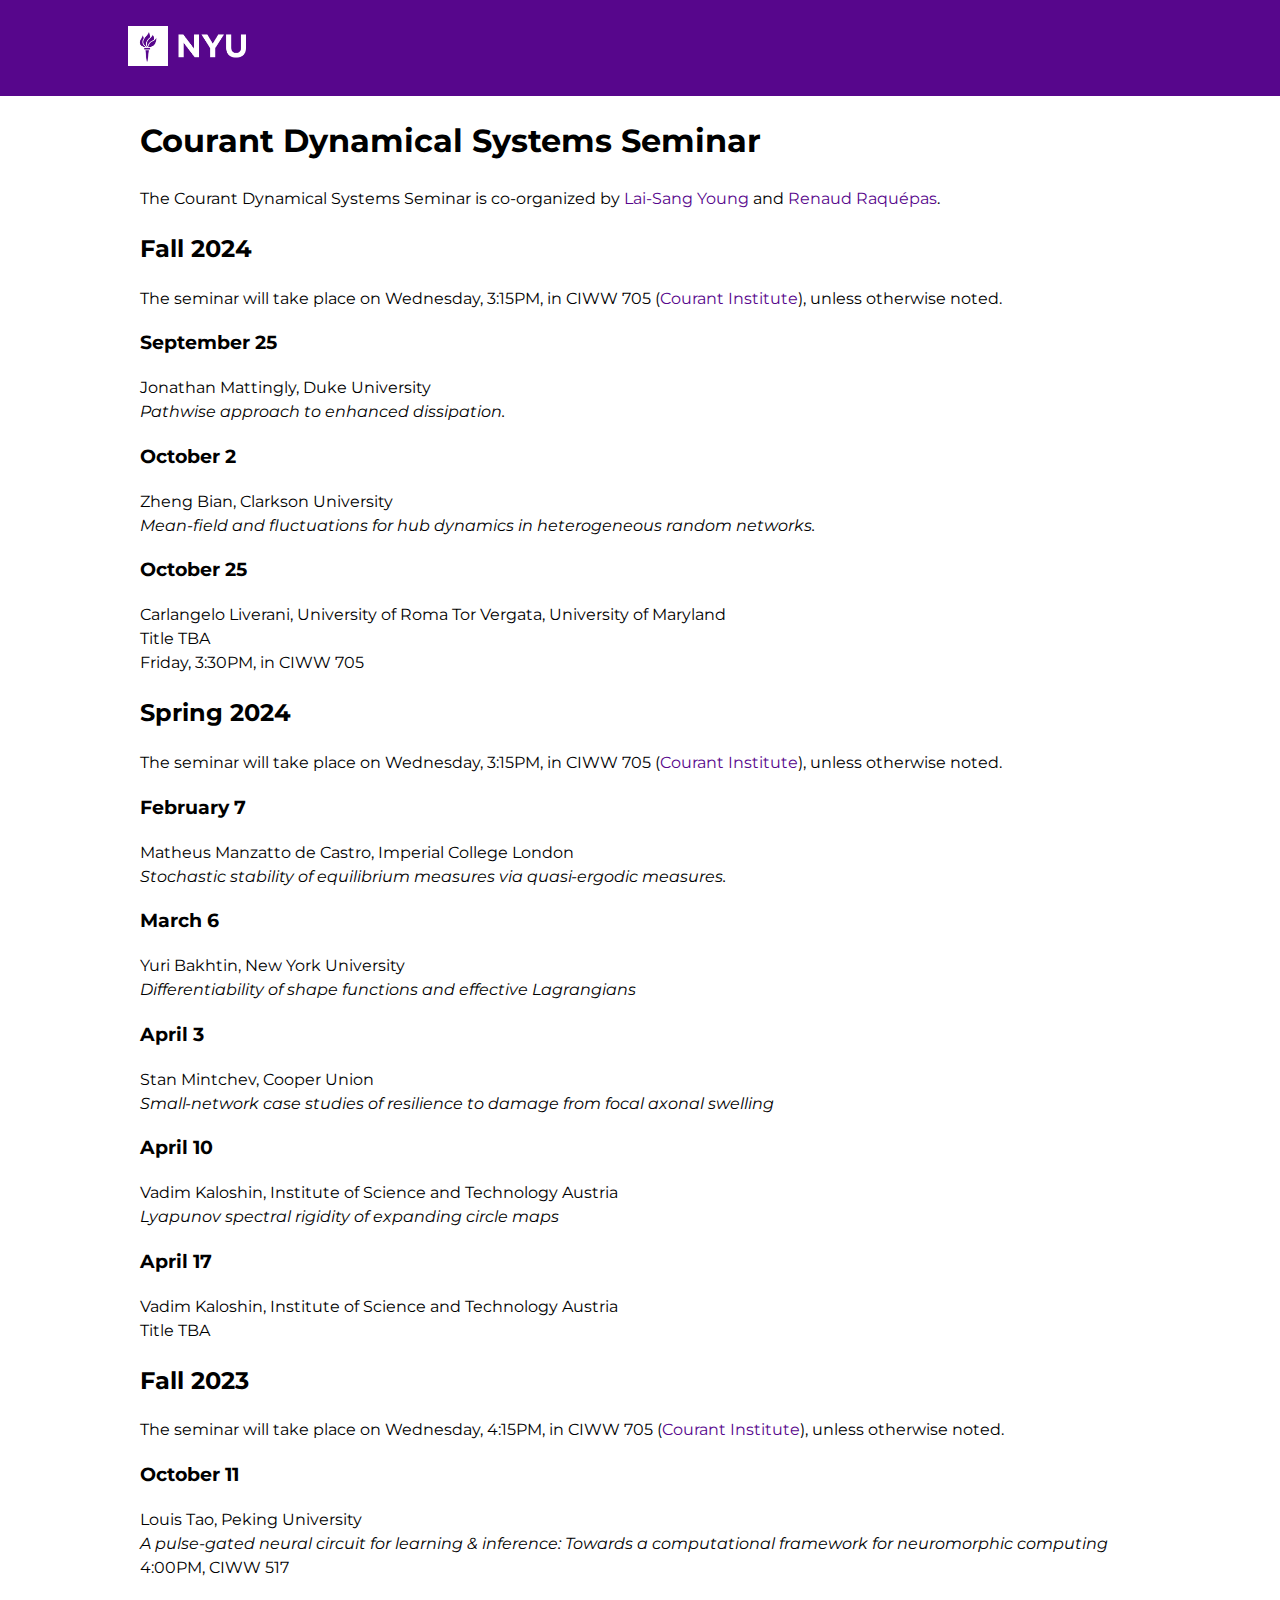
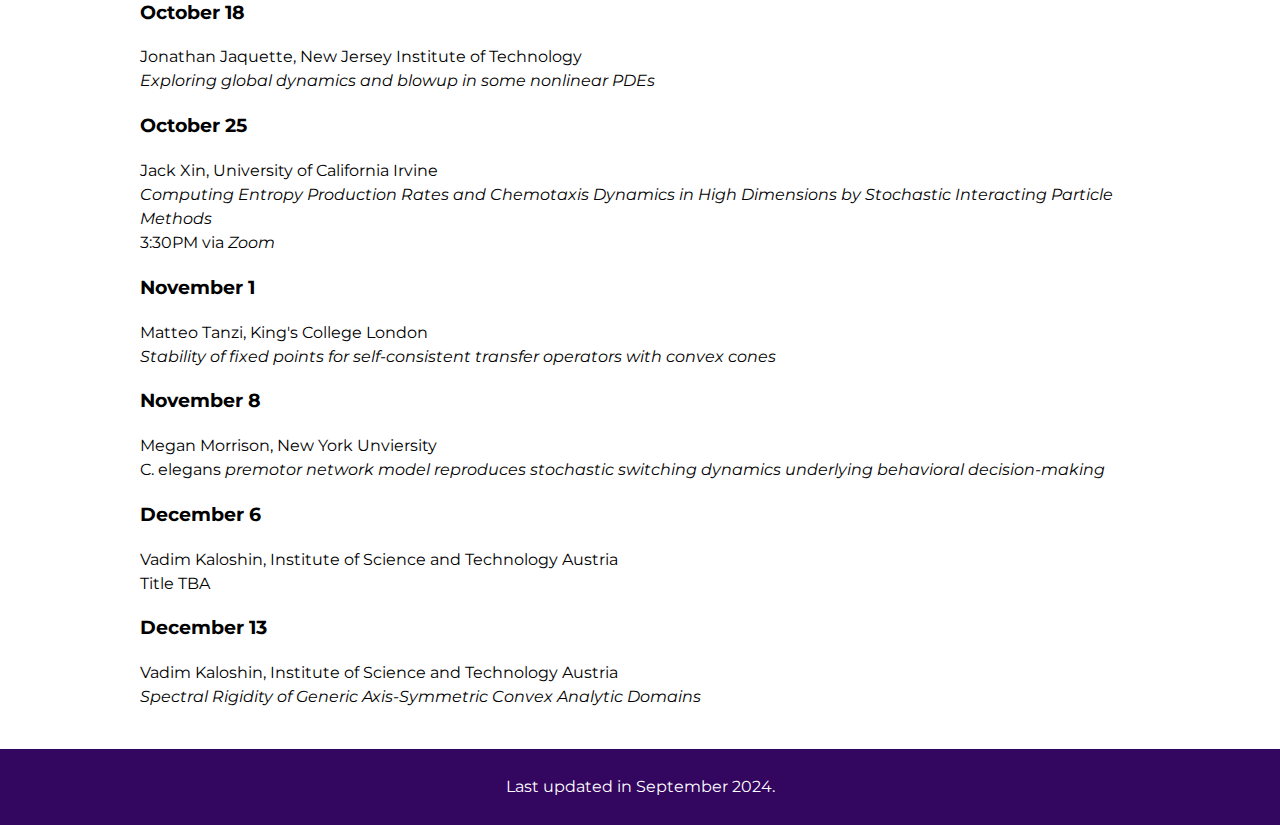
<file: seminar.html>
<!DOCTYPE html>
<html>
<link rel="stylesheet" type="text/css" href="perso.css">
<meta charset="UTF-8">

<head>
  <title>Courant Dynamical Systems Seminar</title>
  <link rel="icon" type="image/png" href="nyu-icon.png">
  <meta name="author" content="Renaud Raquepas">
</head>

<body>
<div class=outerhead>
<div class=head>
      <img src="nyu.png" style="height:40px;padding:0px;float:left" alt="NYU short logo with torch.">
      <p style="text-align:right;padding:10px;background-color:rgb(87, 6, 140)">
        &emsp;
        <!-- <a href="index.html">Home</a>
        &emsp;&ensp;
        <a href="publi.html">Research</a>
        &emsp;&ensp;
        <a href="teaching.html">Teaching</a>
        &emsp;&ensp;
        <a href="about.html">About</a>
        &emsp;&ensp;
        <a href="fr/index.html">FR</a> -->
      </p>
</div>
</div>

<div style="max-width:calc(1024px - (12px * 2));margin-right: auto;margin-left:auto;padding-right: 30px;padding-left: 30px;">

<h1>Courant Dynamical Systems Seminar</h1>

The Courant Dynamical Systems Seminar is co-organized by <a href="https://math.nyu.edu/people/profiles/YOUNG_Lai-Sang.html">Lai-Sang Young</a> and <a href="about.html">Renaud Raquépas</a>.

<h2>Fall 2024</h2>

<p>The seminar will take place on Wednesday, 3:15PM, in CIWW 705 (<a href="https://cims.nyu.edu/dynamic/">Courant Institute</a>), unless otherwise noted.</p>

<h3>September 25</h3>
<p>
  Jonathan Mattingly, Duke University
  <br>
  <i>Pathwise approach to enhanced dissipation.</i>
  <br>
</p>

<h3>October 2</h3>
<p>
  Zheng Bian, Clarkson University
  <br>
  <i>Mean-field and fluctuations for hub dynamics in heterogeneous random networks.</i>
  <br>
</p>

<h3>October 25</h3>
<p>
  Carlangelo Liverani, University of Roma Tor Vergata, University of Maryland
  <br>
  Title TBA
  <br>
  Friday, 3:30PM, in CIWW 705
</p>

<h2>Spring 2024</h2>

<p>The seminar will take place on Wednesday, 3:15PM, in CIWW 705 (<a href="https://cims.nyu.edu/dynamic/">Courant Institute</a>), unless otherwise noted.</p>

<h3>February 7</h3>
<p>
  Matheus Manzatto de Castro, Imperial College London
  <br>
  <i>Stochastic stability of equilibrium measures via quasi-ergodic measures.</i>
  <br>
</p>

<h3>March 6</h3>
<p>
  Yuri Bakhtin, New York University 
  <br>
  <i>Differentiability of shape functions and effective Lagrangians</i>
</p>

<h3>April 3</h3>
<p>
  Stan Mintchev, Cooper Union
  <br>
  <i>Small-network case studies of resilience to damage from focal axonal swelling</i>
</p>

<h3>April 10</h3>
<p>
  Vadim Kaloshin, Institute of Science and Technology Austria 
  <br>
  <i>Lyapunov spectral rigidity of expanding circle maps</i>
</p>

<h3>April 17</h3>
<p>
  Vadim Kaloshin, Institute of Science and Technology Austria 
  <br>
  Title TBA
</p>

<h2>Fall 2023</h2>

<p>The seminar will take place on Wednesday, 4:15PM, in CIWW 705 (<a href="https://cims.nyu.edu/dynamic/">Courant Institute</a>), unless otherwise noted.</p>

<h3>October 11</h3>
<p>
  Louis Tao, Peking University  
  <br>
  <i>A pulse-gated neural circuit for learning & inference: Towards a computational framework for neuromorphic computing</i>
  <br>
  4:00PM, CIWW 517
</p>

<h3>October 18</h3>
<p>
  Jonathan Jaquette, New Jersey Institute of Technology
  <br>
  <i>Exploring global dynamics and blowup in some nonlinear PDEs</i>
</p>

<h3>October 25</h3>
<p>
  Jack Xin, University of California Irvine 
  <br>
  <i>Computing Entropy Production Rates and Chemotaxis Dynamics in High Dimensions by Stochastic Interacting Particle Methods</i>
  <br>
  3:30PM via <i>Zoom</i>
</p>

<h3>November 1</h3>
<p>
  Matteo Tanzi, King's College London
  <br>
  <i>Stability of fixed points for self-consistent transfer operators with convex cones</i>
</p>

<h3>November 8</h3>
<p>
  Megan Morrison, New York Unviersity
  <br>
  C. elegans <i>premotor network model reproduces stochastic switching dynamics underlying behavioral decision-making</i>
</p>

<h3>December 6</h3>
<p>
  Vadim Kaloshin, Institute of Science and Technology Austria 
  <br>
  Title TBA
</p>

<h3>December 13</h3>
<p>
  Vadim Kaloshin, Institute of Science and Technology Austria 
  <br>
  <i>Spectral Rigidity of Generic Axis-Symmetric Convex Analytic Domains</i>
</p>
  

</div>

<br>

<!-- <div class=outerhead>
<div class=head>
 <p align="right">
   <img src="nserc-white.png" style="height:60px;padding:10px 10px 12px 20px" alt="NSERC/CRSNG logo with maple leaf.">
   <img src="frq.png" style="height:60px;padding:10px 10px 10px 50px" alt="FRQNT logo with Québec flag.">
 </p>
</div>
</div> -->

<div class=outerlastfoot>
  <p style="text-align:center">Last updated in September 2024.</p>
<div>
</body>
</html>
</file>
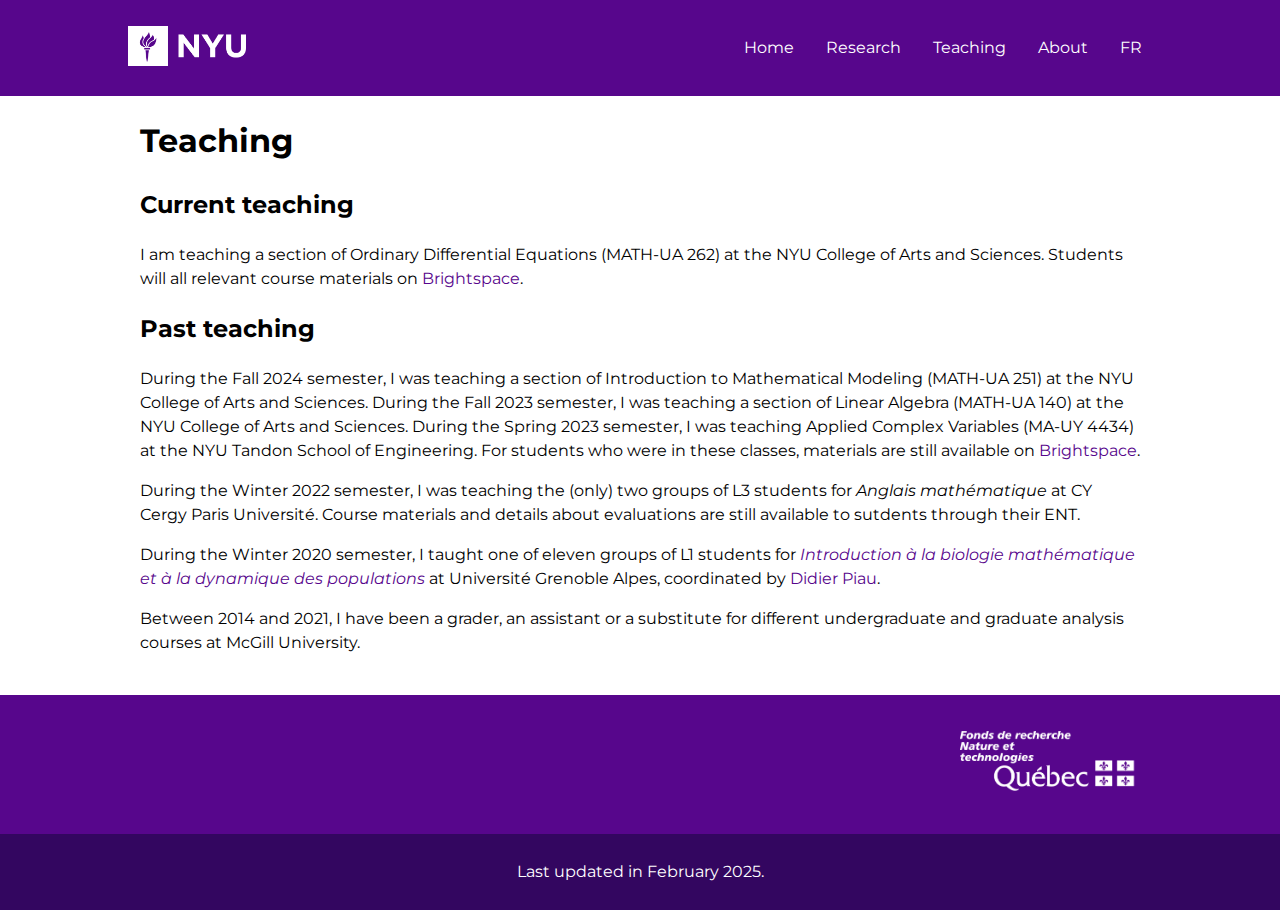
<file: teaching.html>
<!DOCTYPE html>
<html>
<link rel="stylesheet" type="text/css" href="perso.css">
<meta charset="UTF-8">

<head>
  <title>Renaud Raquépas</title>
  <link rel="icon" type="image/png" href="nyu-icon.png">
  <meta name="author" content="Renaud Raquepas">
</head>

<body>
<div class=outerhead>
<div class=head>
      <img src="nyu.png" style="height:40px;padding:0px;float:left" alt="NYU short logo with torch.">
      <p style="text-align:right;padding:10px;background-color:rgb(87, 6, 140)">
        &emsp;
        <a href="index.html">Home</a>
        &emsp;&ensp;
        <a href="publi.html">Research</a>
        &emsp;&ensp;
        <a href="teaching.html">Teaching</a>
        &emsp;&ensp;
        <a href="about.html">About</a>
        &emsp;&ensp;
        <a href="fr/index.html">FR</a>
      </p>
</div>
</div>

<div style="max-width:calc(1024px - (12px * 2));margin-right: auto;margin-left:auto;padding-right: 30px;padding-left: 30px;">

<h1>Teaching</h1>

<h2>Current teaching</h2>

<p>
  I am teaching a section of Ordinary Differential Equations (MATH-UA 262) at the NYU College of Arts and Sciences. Students will all relevant course materials on <a href="https://brightspace.nyu.edu/">Brightspace</a>.
</p>

<h2>Past teaching</h2>

<p> 
  During the Fall 2024 semester, I was teaching a section of Introduction to Mathematical Modeling (MATH-UA 251) at the NYU College of Arts and Sciences. During the Fall 2023 semester, I was teaching a section of Linear Algebra (MATH-UA 140) at the NYU College of Arts and Sciences. During the Spring 2023 semester, I was teaching Applied Complex Variables (MA-UY 4434) at the NYU Tandon School of Engineering. For students who were in these classes, materials are still available on <a href="https://brightspace.nyu.edu/">Brightspace</a>. 
</p>

<p>
  During the Winter 2022 semester, I was teaching the (only) two groups of L3 students for <i>Anglais mathématique</i> at CY Cergy Paris Université. Course materials and details about evaluations are still available to sutdents through their ENT.
</p>

<p>
  During the Winter 2020 semester, I taught one of eleven groups of L1 students for <a href="https://chamilo.univ-grenoble-alpes.fr/main/course_description/?cidReq=UGA002679&id_session=0&gidReq=0&gradebook=0&origin="><i>Introduction à la biologie mathématique et à la dynamique des populations</i></a> at Université Grenoble Alpes, coordinated by <a href="https://www-fourier.univ-grenoble-alpes.fr/~dpiau/enseignement.html">Didier Piau</a>.
</p>

<p>
  Between 2014 and 2021, I have been a grader, an assistant or a substitute for different undergraduate and graduate analysis courses at McGill University.
</p>

</div>

<br>

<div class=outerhead>
<div class=head>
 <p align="right">
   <img src="frq.png" style="height:60px;padding:10px 10px 10px 50px" alt="FRQNT logo with Québec flag.">
 </p>
</div>
</div>

<div class=outerlastfoot>
  <p style="text-align:center">Last updated in February 2025.</p>
<div>
</body>
</html>
</file>
<file: perso.css>
@import url(https://fonts.googleapis.com/css2?family=Montserrat:ital,wght@0,200;0,300;0,400;0,600;0,700;0,800;1,200;1,300;1,400;1,600;1,700;1,800&display=swap);
@import url(https://fonts.googleapis.com/css2?family=M+PLUS+1p:wght@400&display=swap&text=%CA%81%C9%91);

  
html, body {
	font-family: 'Montserrat', 'M Plus 1p', 'Arial', sans-serif;
	line-height: 1.5;
	margin: 0px;
}

/* unvisited link */
a:link {
   color: rgb(87, 6, 140);
	 text-decoration: none;
}

/* visited link */
a:visited {
   color: rgb(87, 6, 140);
	 text-decoration: none;
}

/* mouse over link */
a:hover {
   color: rgb(137, 0, 255);
	 text-decoration: none;
}

.outerhead {
	background-color: rgb(87, 6, 140);
	color: white;
	margin: 0px;
	padding-bottom: 10px;
	padding-top: 10px;
}

.head {
	max-width:1024px;
	background-color: rgb(87, 6, 140);
	color: white;
	padding-right: 25px;
	padding-left: 25px;
	margin:auto;
}


.head a:link {
   color: white;
	 text-decoration: none;
}

.head a:visited {
   color: white;
	 text-decoration: none;
}

.head a:hover {
   color: rgb(171, 130, 197);
	 text-decoration: none;
}

.outerlastfoot {
	background-color: rgb(51, 6, 96);
	color: white;
	margin: 0px;
	padding-bottom: 10px;
	padding-top: 10px;
}
</file>
